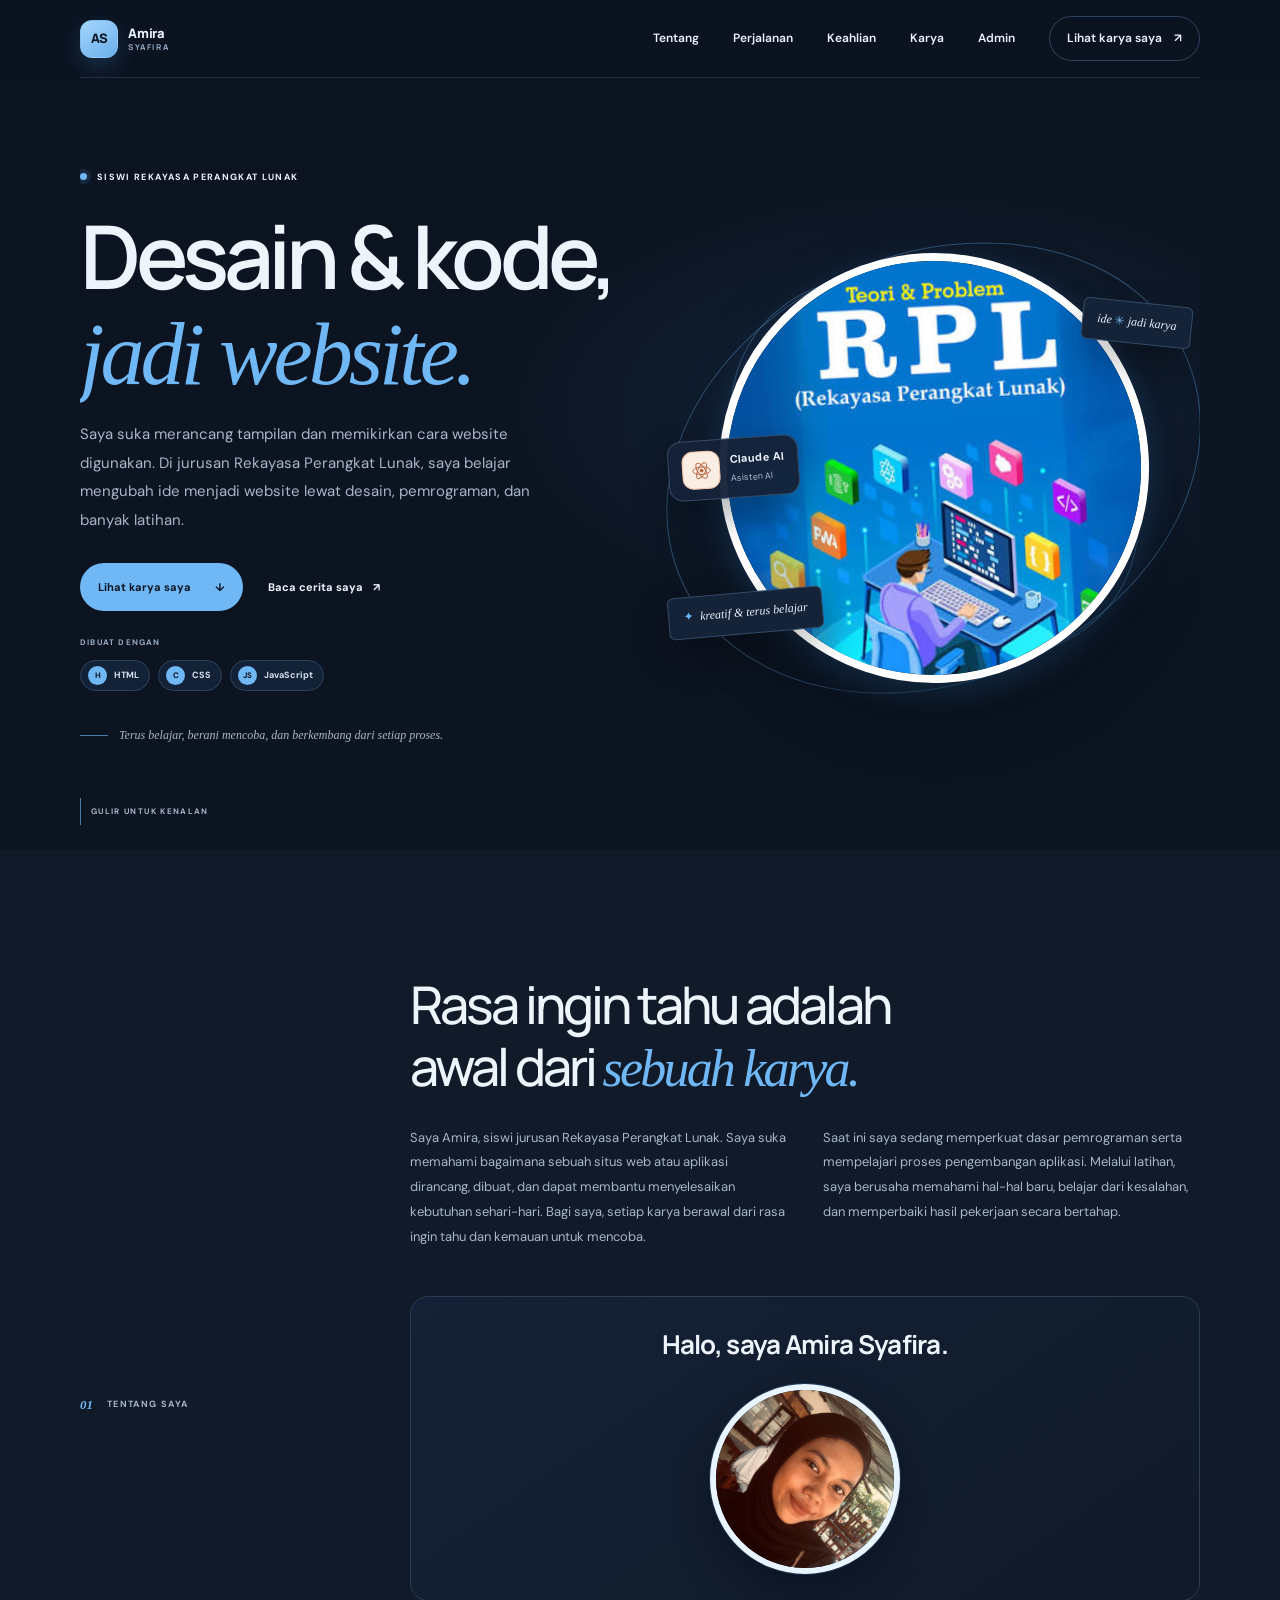
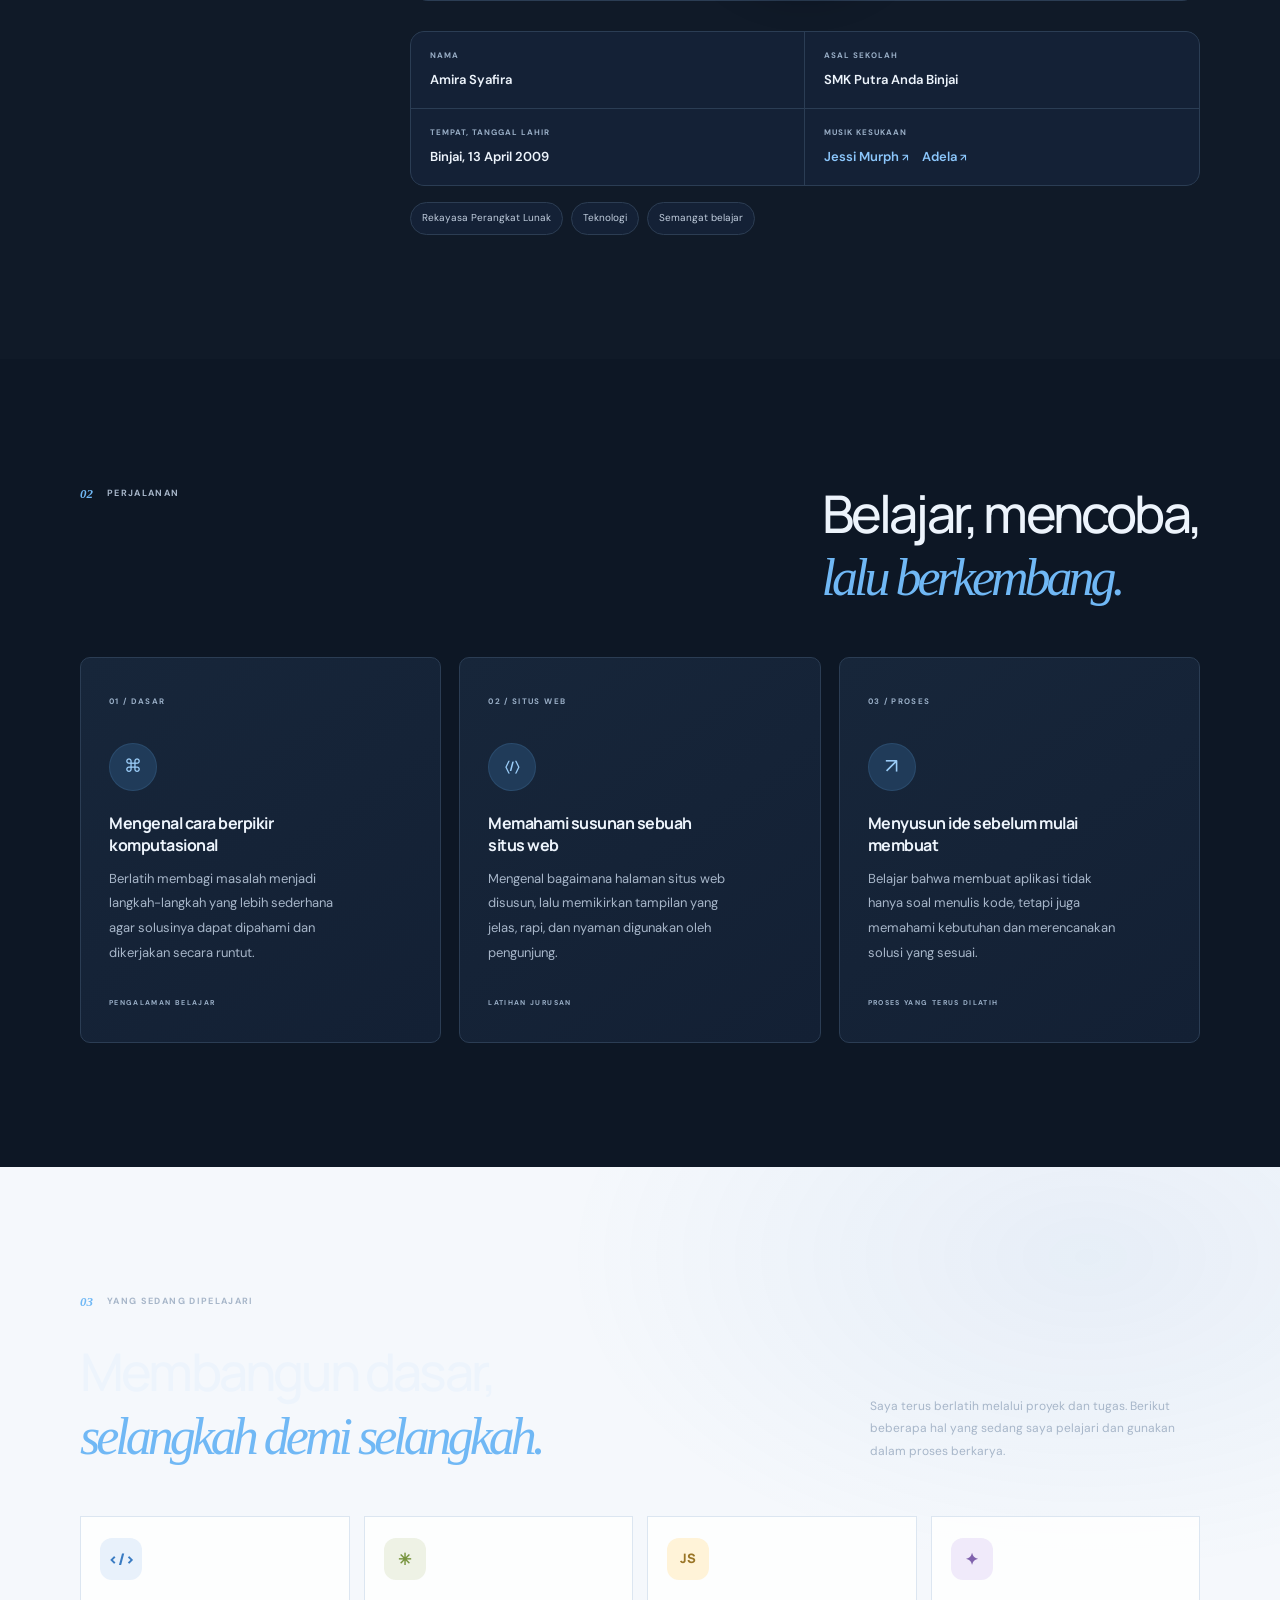
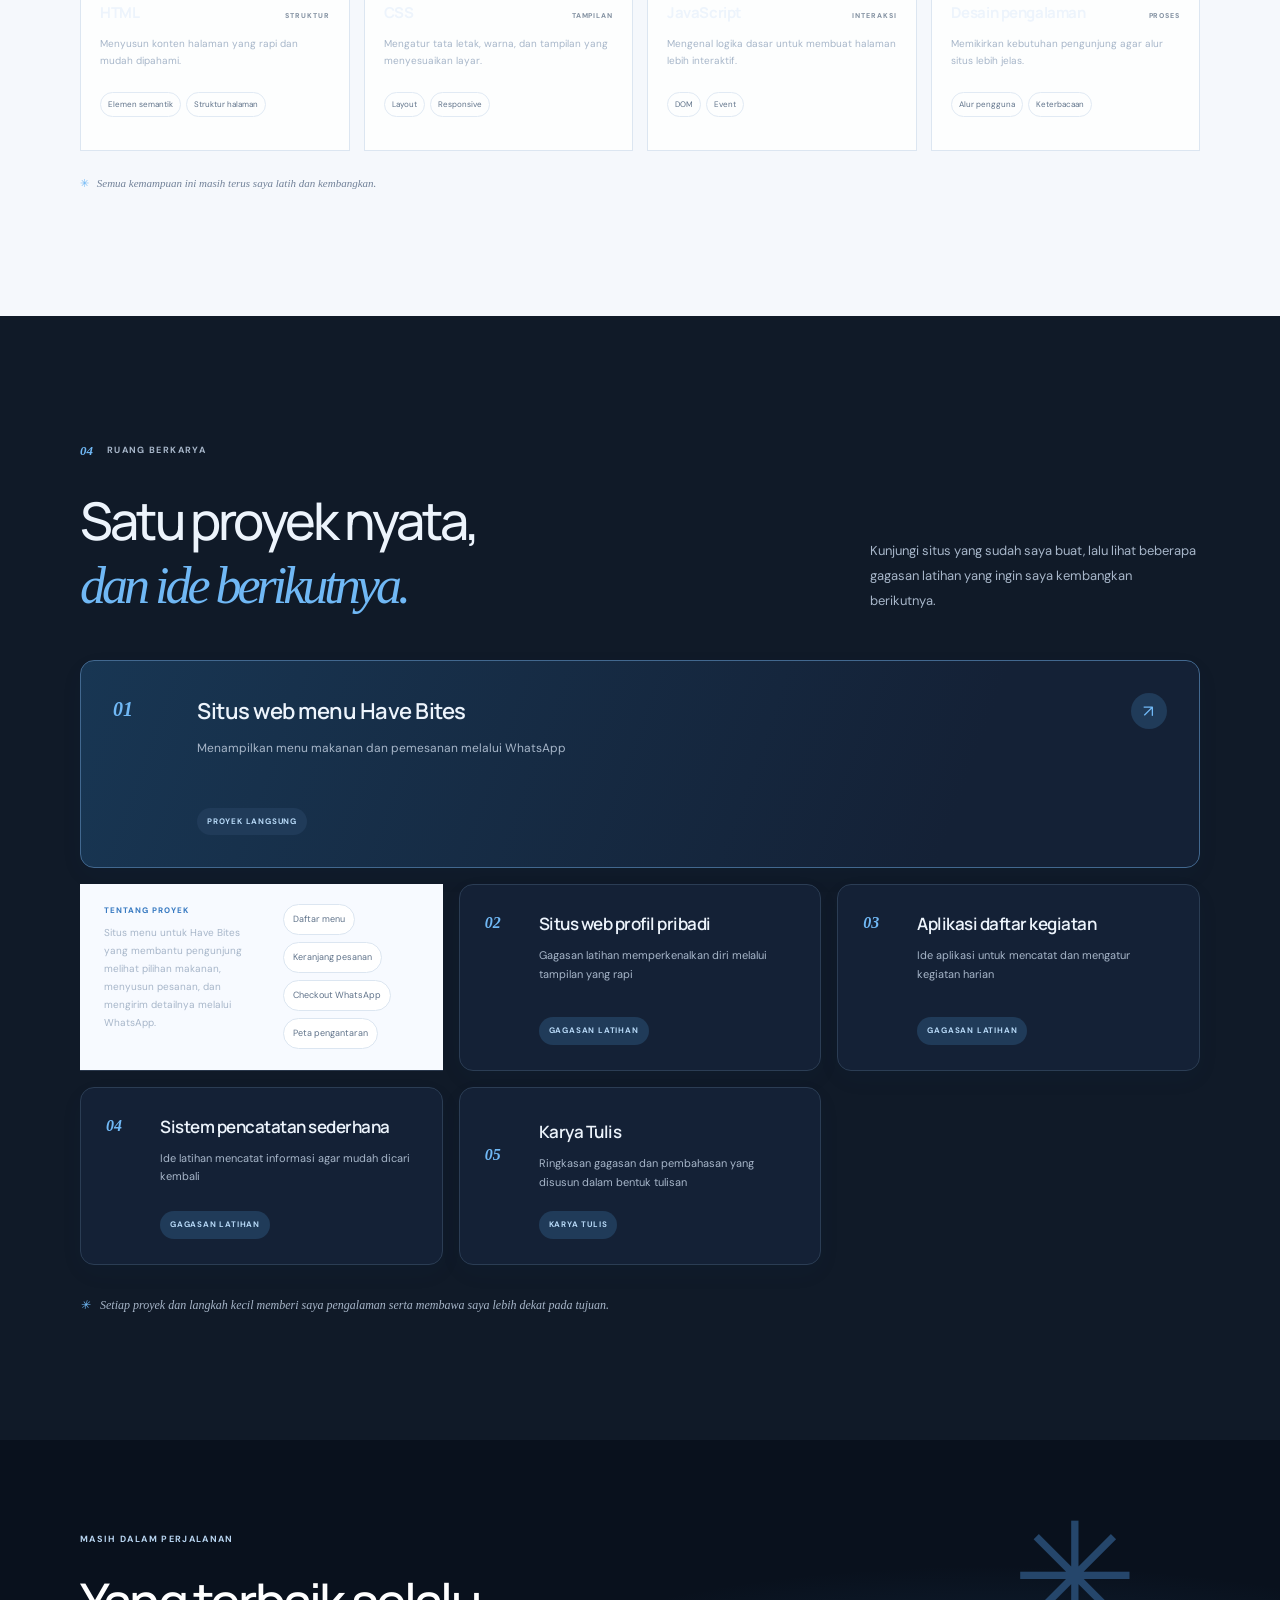
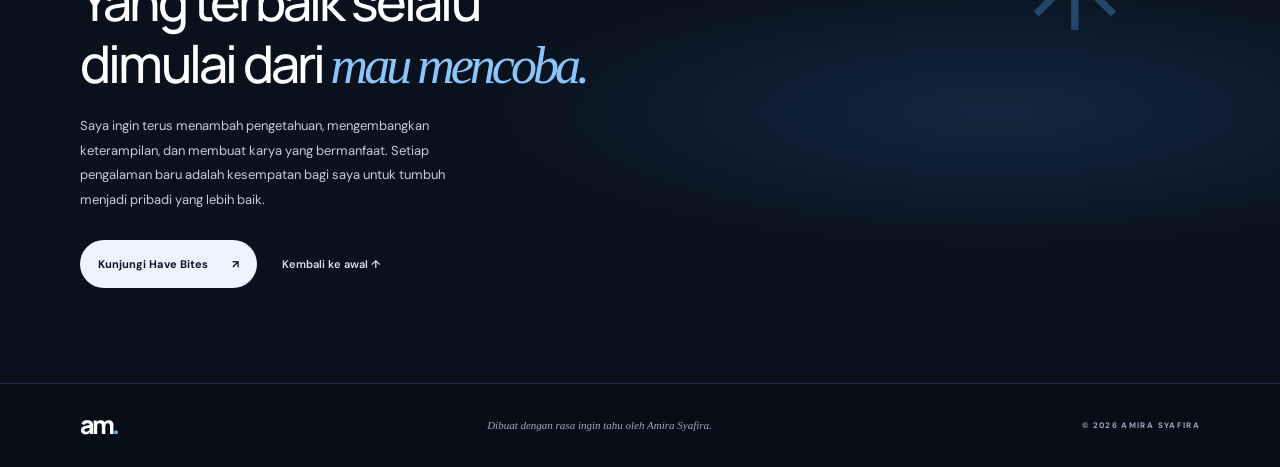
<file: index.html>
<!doctype html>
<html lang="id">
  <head>
    <meta charset="UTF-8" />
    <meta name="viewport" content="width=device-width, initial-scale=1.0" />
    <meta
      name="description"
      content="Portofolio Amira Syafira, siswi Rekayasa Perangkat Lunak yang tertarik mempelajari pembuatan situs web dan aplikasi."
    />
    <title>Amira Syafira — Portofolio RPL</title>
    <link rel="preconnect" href="https://fonts.googleapis.com" />
    <link rel="preconnect" href="https://fonts.gstatic.com" crossorigin />
    <link
      href="https://fonts.googleapis.com/css2?family=DM+Sans:wght@400;500;600;700&family=Manrope:wght@400;500;600;700;800&display=swap"
      rel="stylesheet"
    />
    <link rel="stylesheet" href="style.css" />
    <script src="script.js" defer></script>
  </head>
  <body>
    <a class="skip-link" href="#konten">Lewati ke konten utama</a>
    <header class="site-header">
      <nav class="nav container" aria-label="Navigasi utama">
        <a class="brand" href="#beranda" aria-label="Amira Syafira, kembali ke beranda">
          <span class="brand-mark" aria-hidden="true">AS</span>
          <span class="brand-copy">
            <strong>Amira</strong>
            <small>SYAFIRA</small>
          </span>
        </a>
        <button
          class="menu-toggle"
          type="button"
          aria-label="Buka menu"
          aria-expanded="false"
          aria-controls="nav-links"
        >
          <span></span>
          <span></span>
        </button>
        <div class="nav-links" id="nav-links">
          <a href="#tentang">Tentang</a>
          <a href="#perjalanan">Perjalanan</a>
          <a href="#keahlian">Keahlian</a>
          <a href="#karya">Karya</a>
          <a href="login.html">Admin</a>
          <a class="nav-cta" href="#karya">Lihat karya saya <span>↗</span></a>
        </div>
      </nav>
    </header>

    <main id="konten">
      <section class="hero container" id="beranda">
        <div class="hero-copy">
          <p class="eyebrow"><span class="status-dot"></span> SISWI REKAYASA PERANGKAT LUNAK</p>
          <h1>Desain &amp; kode,<br /><span>jadi website.</span></h1>
          <p class="hero-description">
            Saya suka merancang tampilan dan memikirkan cara website digunakan.
            Di jurusan Rekayasa Perangkat Lunak, saya belajar mengubah ide
            menjadi website lewat desain, pemrograman, dan banyak latihan.
          </p>
          <div class="hero-actions">
            <a class="button button-dark" href="#karya">Lihat karya saya <span>↓</span></a>
            <a class="text-link" href="#tentang">Baca cerita saya <span>↗</span></a>
          </div>
          <div class="tech-stack" aria-label="Teknologi yang digunakan pada portofolio ini">
            <span class="stack-label">DIBUAT DENGAN</span>
            <span class="tech-chip"><b>H</b> HTML</span>
            <span class="tech-chip"><b>C</b> CSS</span>
            <span class="tech-chip"><b>JS</b> JavaScript</span>
          </div>
          <div class="hero-note">
            <span class="note-line"></span>
            <span>Terus belajar, berani mencoba, dan berkembang dari setiap proses.</span>
          </div>
        </div>
        <div class="hero-art">
          <div class="photo-orbit orbit-one"></div>
          <div class="photo-orbit orbit-two"></div>
          <img
            class="hero-photo"
            src="assets/portfolio-logo.jpeg"
            alt="Logo pilihan untuk ilustrasi portofolio"
            width="600"
            height="600"
            fetchpriority="high"
            decoding="async"
          />
          <div class="art-sticker sticker-top">ide <span>✳</span> jadi karya</div>
          <div class="art-sticker sticker-bottom"><span class="sparkle">✦</span> kreatif &amp; terus belajar</div>
          <div class="claude-card" role="img" aria-label="Kartu visual orisinal bertema Claude AI">
            <span class="claude-card-icon" aria-hidden="true">
              <svg viewBox="0 0 40 40" fill="none">
                <ellipse cx="20" cy="20" rx="14" ry="6" stroke="currentColor" stroke-width="1.5" />
                <ellipse cx="20" cy="20" rx="14" ry="6" stroke="currentColor" stroke-width="1.5" transform="rotate(60 20 20)" />
                <ellipse cx="20" cy="20" rx="14" ry="6" stroke="currentColor" stroke-width="1.5" transform="rotate(120 20 20)" />
                <circle cx="20" cy="20" r="3" fill="currentColor" />
              </svg>
            </span>
            <span class="claude-card-copy">
              <strong>Claude AI</strong>
              <small>Asisten AI</small>
            </span>
          </div>
        </div>
        <a class="scroll-hint" href="#tentang"><span></span> GULIR UNTUK KENALAN</a>
      </section>

      <section class="about section" id="tentang">
        <div class="container about-grid">
          <div class="section-label">
            <span class="section-number">01</span>
            <span>TENTANG SAYA</span>
          </div>
          <div class="about-content">
            <h2>Rasa ingin tahu adalah<br />awal dari <span>sebuah karya.</span></h2>
            <div class="about-columns">
              <p>
                Saya Amira, siswi jurusan Rekayasa Perangkat Lunak. Saya suka
                memahami bagaimana sebuah situs web atau aplikasi dirancang,
                dibuat, dan dapat membantu menyelesaikan kebutuhan sehari-hari.
                Bagi saya, setiap karya berawal dari rasa ingin tahu dan
                kemauan untuk mencoba.
              </p>
              <p>
                Saat ini saya sedang memperkuat dasar pemrograman serta
                mempelajari proses pengembangan aplikasi. Melalui latihan,
                saya berusaha memahami hal-hal baru, belajar dari kesalahan,
                dan memperbaiki hasil pekerjaan secara bertahap.
              </p>
            </div>
            <div class="profile-portrait">
              <p class="profile-greeting">Halo, saya Amira Syafira.</p>
              <img
                class="profile-photo"
                src="assets/amira-photo.jpeg"
                alt="Foto Amira Syafira"
                width="240"
                height="240"
                loading="lazy"
                decoding="async"
              />
            </div>
            <dl class="profile-details" aria-label="Informasi pribadi">
              <div class="profile-detail">
                <dt>Nama</dt>
                <dd>Amira Syafira</dd>
              </div>
              <div class="profile-detail">
                <dt>Asal sekolah</dt>
                <dd>SMK Putra Anda Binjai</dd>
              </div>
              <div class="profile-detail">
                <dt>Tempat, tanggal lahir</dt>
                <dd>Binjai, 13 April 2009</dd>
              </div>
              <div class="profile-detail">
                <dt>Musik kesukaan</dt>
                <dd class="favorite-artists">
                  <a href="https://open.spotify.com/search/Jessi%20Murph" target="_blank" rel="noopener noreferrer">Jessi Murph <span>↗</span></a>
                  <a href="https://open.spotify.com/search/Adela" target="_blank" rel="noopener noreferrer">Adela <span>↗</span></a>
                </dd>
              </div>
            </dl>
            <div class="about-tags">
              <span>Rekayasa Perangkat Lunak</span><span>Teknologi</span><span>Semangat belajar</span>
            </div>
          </div>
        </div>
      </section>

      <section class="journey section" id="perjalanan">
        <div class="container">
          <div class="section-heading">
            <div class="section-label">
              <span class="section-number">02</span>
              <span>PERJALANAN</span>
            </div>
            <h2>Belajar, mencoba,<br /><span>lalu berkembang.</span></h2>
          </div>
          <div class="journey-grid">
            <article class="journey-card">
              <span class="card-index">01 / DASAR</span>
              <div class="journey-icon">⌘</div>
              <h3>Mengenal cara berpikir komputasional</h3>
              <p>
                Berlatih membagi masalah menjadi langkah-langkah yang lebih
                sederhana agar solusinya dapat dipahami dan dikerjakan secara
                runtut.
              </p>
              <span class="card-caption">PENGALAMAN BELAJAR</span>
            </article>
            <article class="journey-card">
              <span class="card-index">02 / SITUS WEB</span>
              <div class="journey-icon icon-web">〈/〉</div>
              <h3>Memahami susunan sebuah situs web</h3>
              <p>
                Mengenal bagaimana halaman situs web disusun, lalu memikirkan
                tampilan yang jelas, rapi, dan nyaman digunakan oleh pengunjung.
              </p>
              <span class="card-caption">LATIHAN JURUSAN</span>
            </article>
            <article class="journey-card">
              <span class="card-index">03 / PROSES</span>
              <div class="journey-icon icon-process">↗</div>
              <h3>Menyusun ide sebelum mulai membuat</h3>
              <p>
                Belajar bahwa membuat aplikasi tidak hanya soal menulis kode,
                tetapi juga memahami kebutuhan dan merencanakan solusi yang
                sesuai.
              </p>
              <span class="card-caption">PROSES YANG TERUS DILATIH</span>
            </article>
          </div>
        </div>
      </section>

      <section class="skills section" id="keahlian">
        <div class="container">
          <div class="section-heading skills-heading">
            <div>
              <div class="section-label">
                <span class="section-number">03</span>
                <span>YANG SEDANG DIPELAJARI</span>
              </div>
              <h2>Membangun dasar,<br /><span>selangkah demi selangkah.</span></h2>
            </div>
            <p class="skills-intro">
              Saya terus berlatih melalui proyek dan tugas. Berikut beberapa
              hal yang sedang saya pelajari dan gunakan dalam proses berkarya.
            </p>
          </div>
          <div class="skills-grid">
            <article class="skill-card">
              <span class="skill-icon" aria-hidden="true">&lt;/&gt;</span>
              <div class="skill-card-head"><h3>HTML</h3><span>STRUKTUR</span></div>
              <p>Menyusun konten halaman yang rapi dan mudah dipahami.</p>
              <div class="skill-tags"><span>Elemen semantik</span><span>Struktur halaman</span></div>
            </article>
            <article class="skill-card">
              <span class="skill-icon skill-icon-style" aria-hidden="true">✳</span>
              <div class="skill-card-head"><h3>CSS</h3><span>TAMPILAN</span></div>
              <p>Mengatur tata letak, warna, dan tampilan yang menyesuaikan layar.</p>
              <div class="skill-tags"><span>Layout</span><span>Responsive</span></div>
            </article>
            <article class="skill-card">
              <span class="skill-icon skill-icon-js" aria-hidden="true">JS</span>
              <div class="skill-card-head"><h3>JavaScript</h3><span>INTERAKSI</span></div>
              <p>Mengenal logika dasar untuk membuat halaman lebih interaktif.</p>
              <div class="skill-tags"><span>DOM</span><span>Event</span></div>
            </article>
            <article class="skill-card">
              <span class="skill-icon skill-icon-idea" aria-hidden="true">✦</span>
              <div class="skill-card-head"><h3>Desain pengalaman</h3><span>PROSES</span></div>
              <p>Memikirkan kebutuhan pengunjung agar alur situs lebih jelas.</p>
              <div class="skill-tags"><span>Alur pengguna</span><span>Keterbacaan</span></div>
            </article>
          </div>
          <p class="skills-note"><span aria-hidden="true">✳</span> Semua kemampuan ini masih terus saya latih dan kembangkan.</p>
        </div>
      </section>

      <section class="work section" id="karya">
        <div class="container">
          <div class="work-heading">
            <div>
              <div class="section-label">
                <span class="section-number">04</span>
                <span>RUANG BERKARYA</span>
              </div>
              <h2>Satu proyek nyata,<br /><span>dan ide berikutnya.</span></h2>
            </div>
            <p>
              Kunjungi situs yang sudah saya buat, lalu lihat beberapa gagasan
              latihan yang ingin saya kembangkan berikutnya.
            </p>
          </div>
          <div class="project-list">
            <a
              class="project-row project-row-featured"
              href="https://makanan-4qh.pages.dev/"
              target="_blank"
              rel="noopener noreferrer"
              aria-label="Kunjungi situs web menu Have Bites"
            >
              <span class="project-number">01</span>
              <div class="project-name">
                <h3>Situs web menu Have Bites</h3>
                <p>Menampilkan menu makanan dan pemesanan melalui WhatsApp</p>
              </div>
              <span class="project-type">PROYEK LANGSUNG</span>
              <span class="project-arrow" aria-hidden="true">↗</span>
            </a>
            <div class="project-details">
              <div>
                <p class="project-details-label">TENTANG PROYEK</p>
                <p>Situs menu untuk Have Bites yang membantu pengunjung melihat pilihan makanan, menyusun pesanan, dan mengirim detailnya melalui WhatsApp.</p>
              </div>
              <div class="project-features" aria-label="Fitur proyek">
                <span>Daftar menu</span><span>Keranjang pesanan</span><span>Checkout WhatsApp</span><span>Peta pengantaran</span>
              </div>
            </div>
            <article class="project-row">
              <span class="project-number">02</span>
              <div class="project-name">
                <h3>Situs web profil pribadi</h3>
                <p>Gagasan latihan memperkenalkan diri melalui tampilan yang rapi</p>
              </div>
              <span class="project-type">GAGASAN LATIHAN</span>
              <span class="project-arrow" aria-hidden="true"></span>
            </article>
            <article class="project-row">
              <span class="project-number">03</span>
              <div class="project-name">
                <h3>Aplikasi daftar kegiatan</h3>
                <p>Ide aplikasi untuk mencatat dan mengatur kegiatan harian</p>
              </div>
              <span class="project-type">GAGASAN LATIHAN</span>
              <span class="project-arrow" aria-hidden="true"></span>
            </article>
            <article class="project-row">
              <span class="project-number">04</span>
              <div class="project-name">
                <h3>Sistem pencatatan sederhana</h3>
                <p>Ide latihan mencatat informasi agar mudah dicari kembali</p>
              </div>
              <span class="project-type">GAGASAN LATIHAN</span>
              <span class="project-arrow" aria-hidden="true"></span>
            </article>
            <article class="project-row karya-tulis-row" id="karya-tulis">
              <span class="project-number">05</span>
              <div class="project-name">
                <h3>Karya Tulis</h3>
                <p id="karya-tulis-summary">Ringkasan gagasan dan pembahasan yang disusun dalam bentuk tulisan</p>
              </div>
              <span class="project-type">KARYA TULIS</span>
              <button class="project-arrow karya-tulis-open" type="button" aria-label="Baca karya tulis">↗</button>
            </article>
          </div>
          <p class="work-footnote"><span>✳</span> Setiap proyek dan langkah kecil memberi saya pengalaman serta membawa saya lebih dekat pada tujuan.</p>
        </div>
      </section>

      <section class="closing">
        <div class="container closing-content">
          <p class="eyebrow">MASIH DALAM PERJALANAN</p>
          <h2>Yang terbaik selalu<br />dimulai dari <span>mau mencoba.</span></h2>
          <p>
            Saya ingin terus menambah pengetahuan, mengembangkan keterampilan,
            dan membuat karya yang bermanfaat. Setiap pengalaman baru adalah
            kesempatan bagi saya untuk tumbuh menjadi pribadi yang lebih baik.
          </p>
          <div class="closing-actions">
            <a
              class="button button-light"
              href="https://makanan-4qh.pages.dev/"
              target="_blank"
              rel="noopener noreferrer"
            >Kunjungi Have Bites <span>↗</span></a>
            <a class="closing-top-link" href="#beranda">Kembali ke awal ↑</a>
          </div>
          <div class="closing-decoration">✳</div>
        </div>
      </section>
    </main>

    <footer class="footer">
      <div class="container footer-content">
        <a class="brand" href="#beranda">am<span>.</span></a>
        <p>Dibuat dengan rasa ingin tahu oleh Amira Syafira.</p>
        <span>© <span id="year"></span> AMIRA SYAFIRA</span>
      </div>
    </footer>
    <dialog class="writing-public-dialog" id="writing-public-dialog">
      <article class="writing-public-content">
        <button type="button" class="writing-public-close" id="writing-public-close" aria-label="Tutup">×</button>
        <p class="eyebrow">KARYA TULIS</p>
        <h2 id="writing-public-title">Karya Tulis</h2>
        <div id="writing-public-body"></div>
      </article>
    </dialog>
  </body>
</html>
</file>
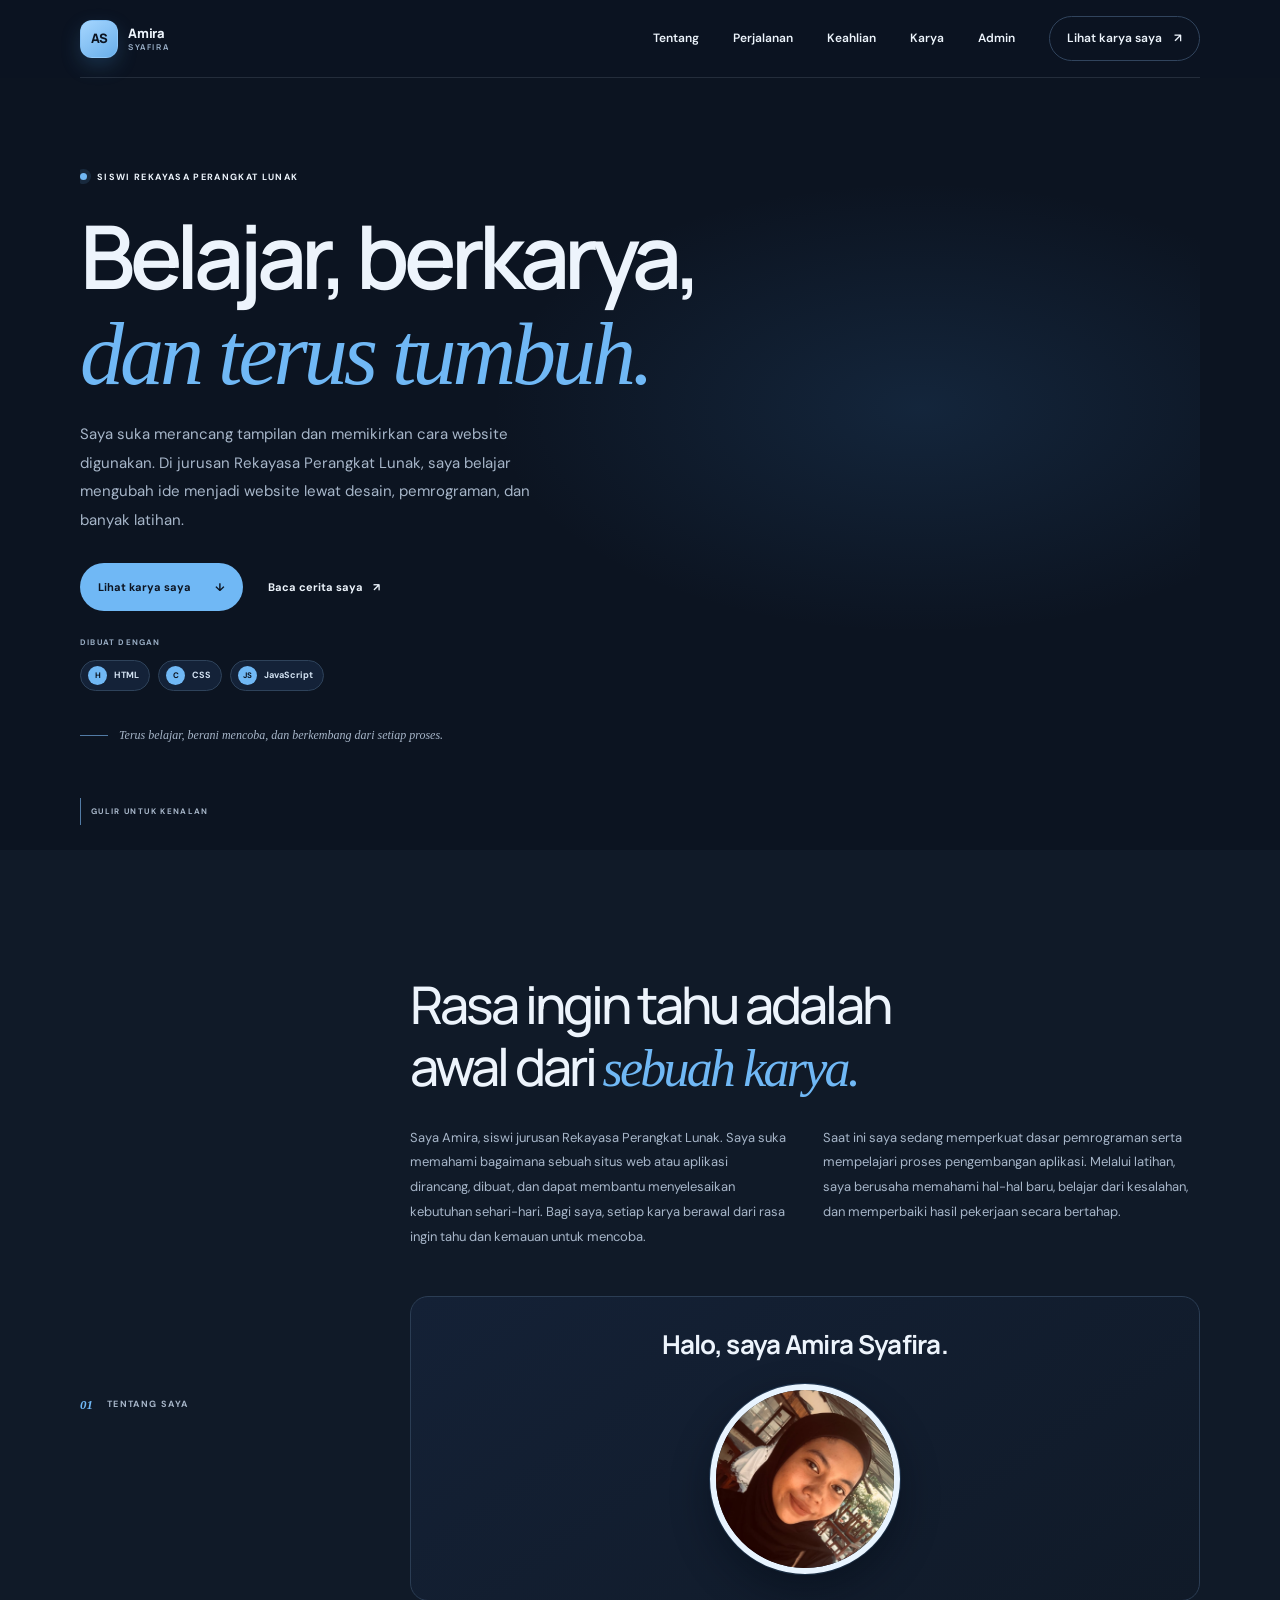
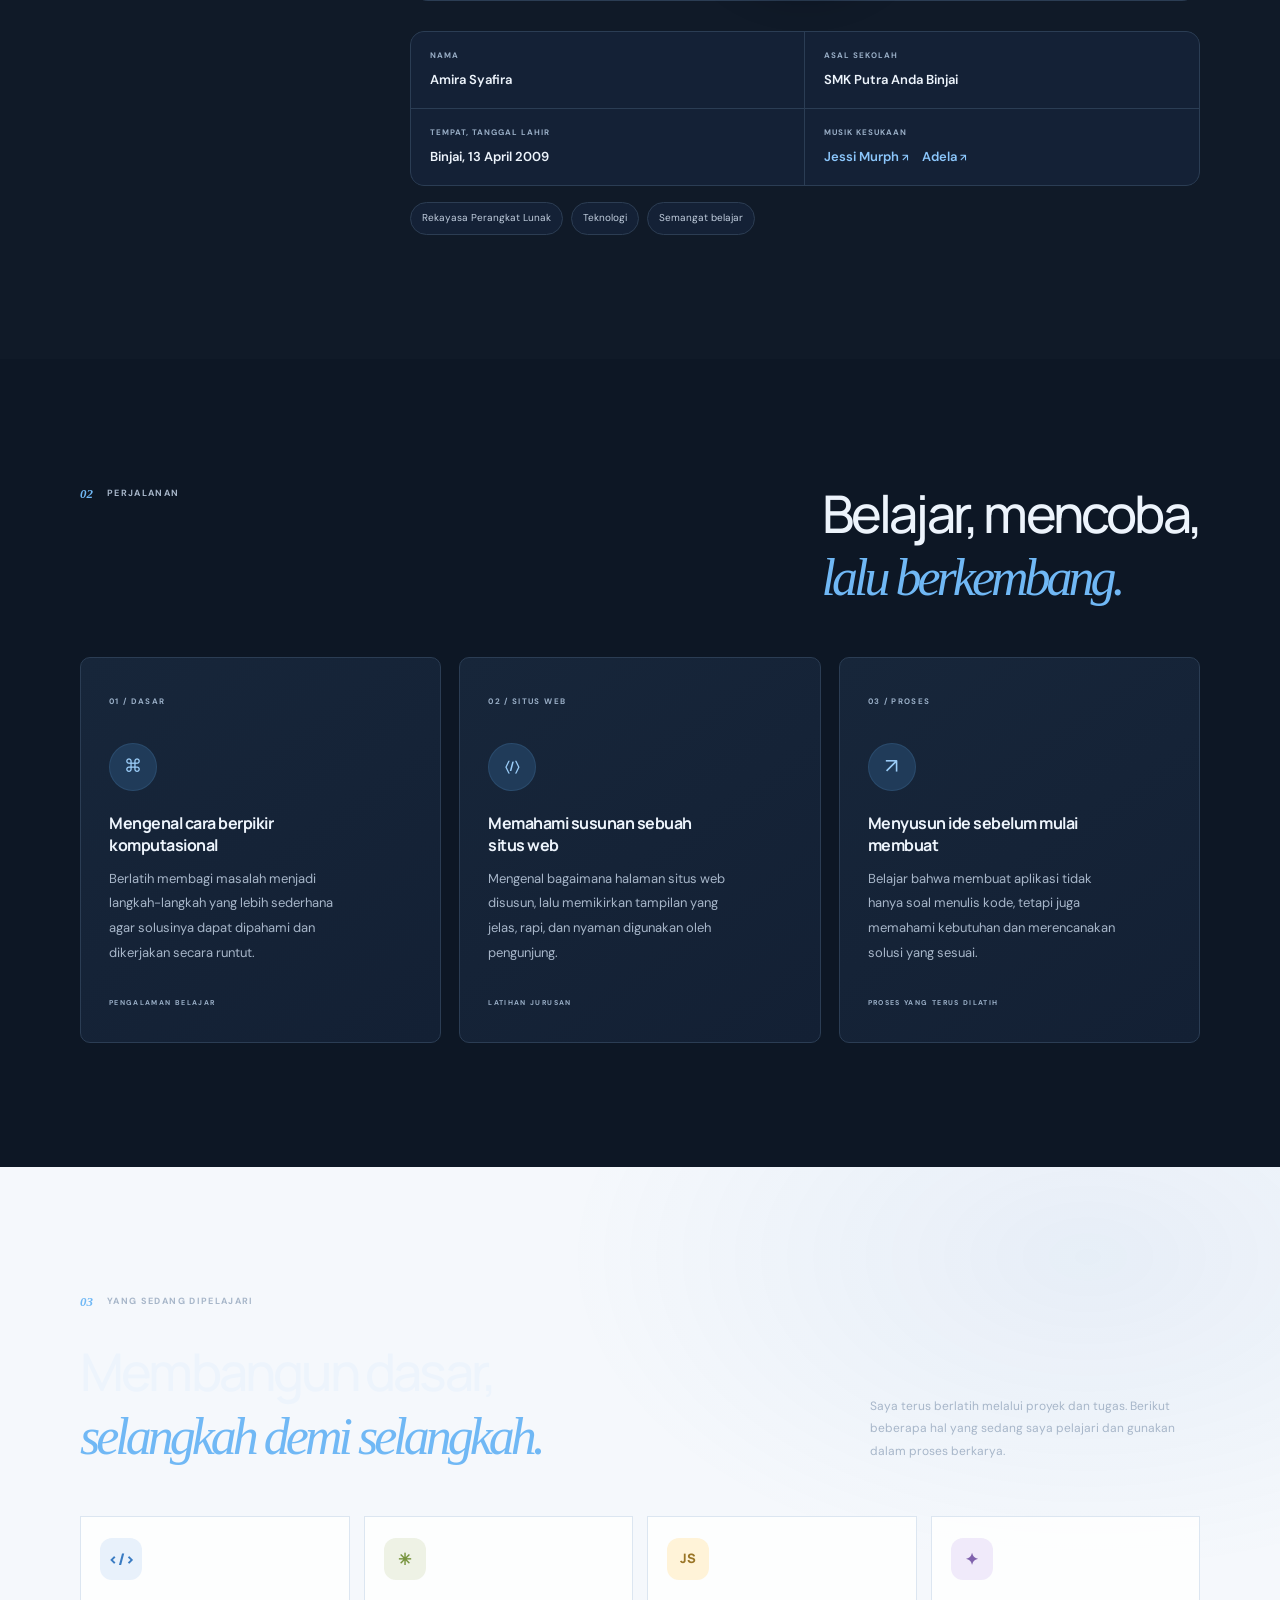
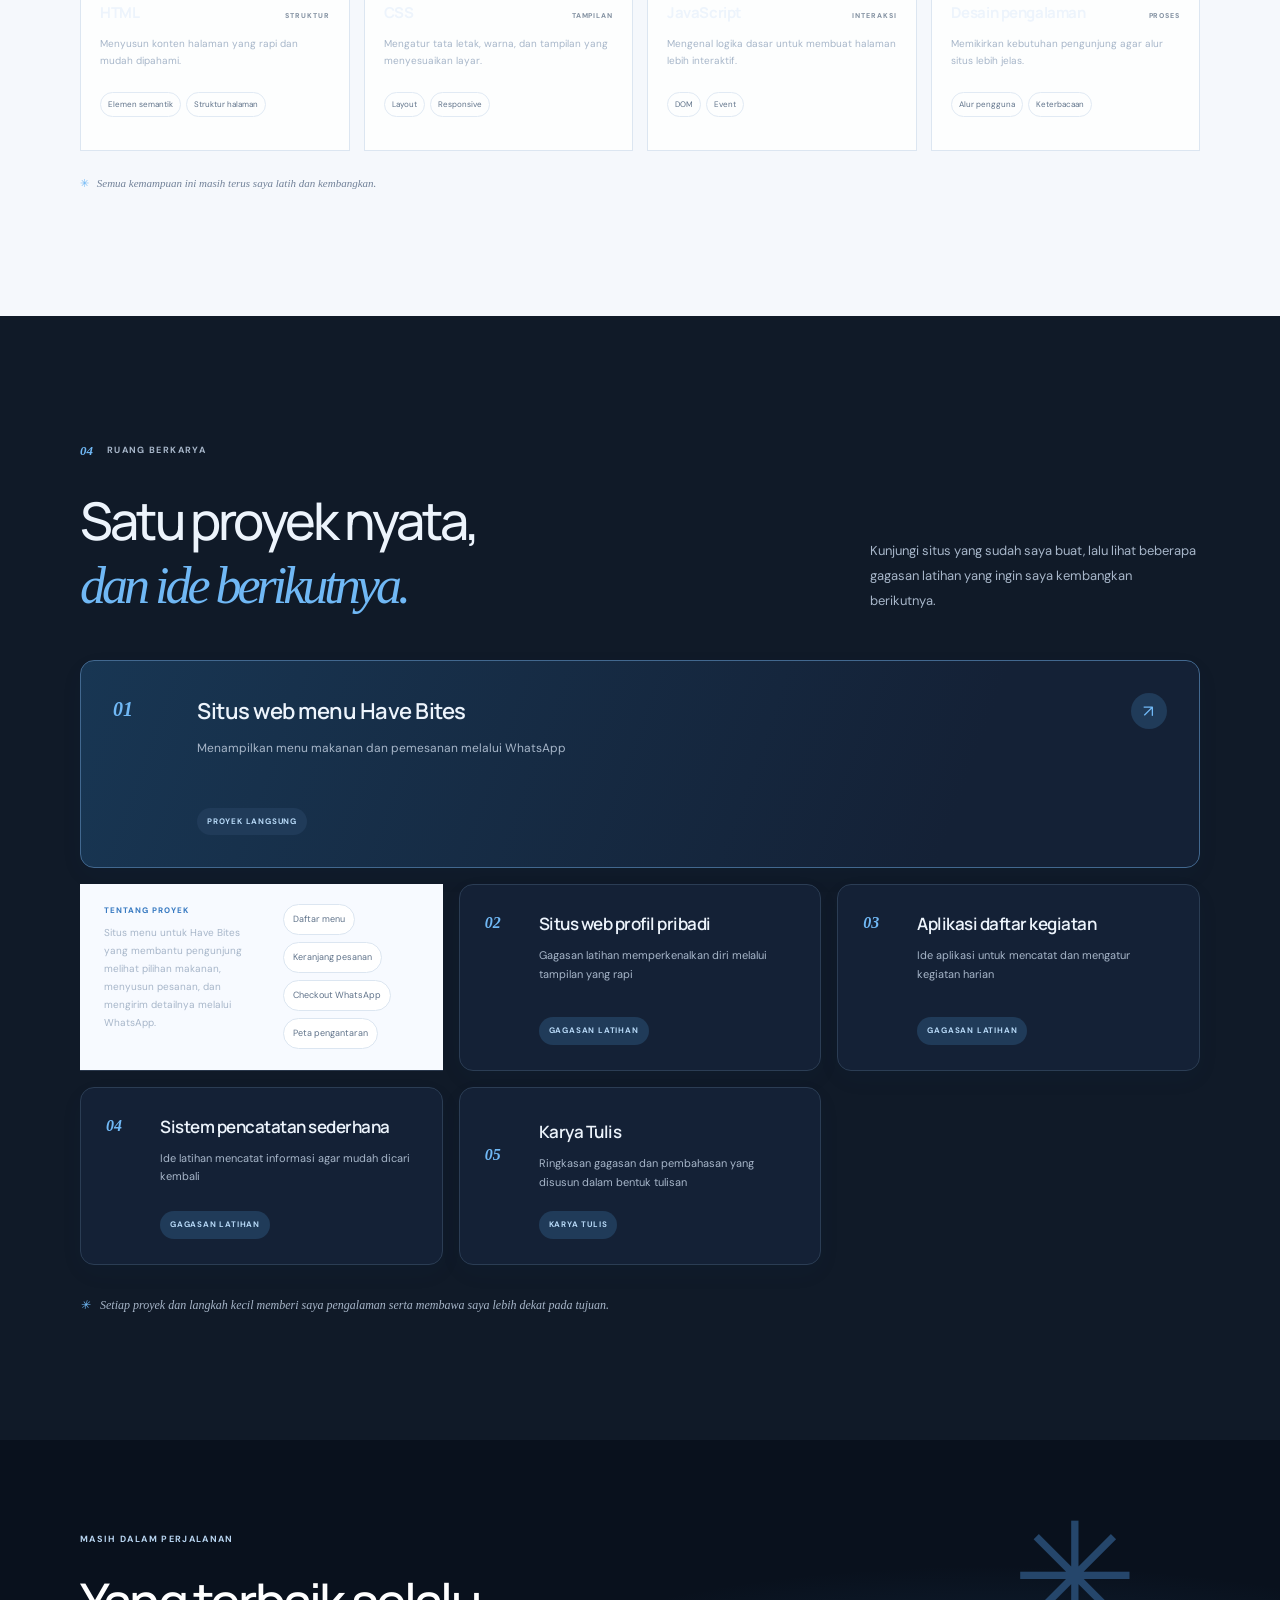
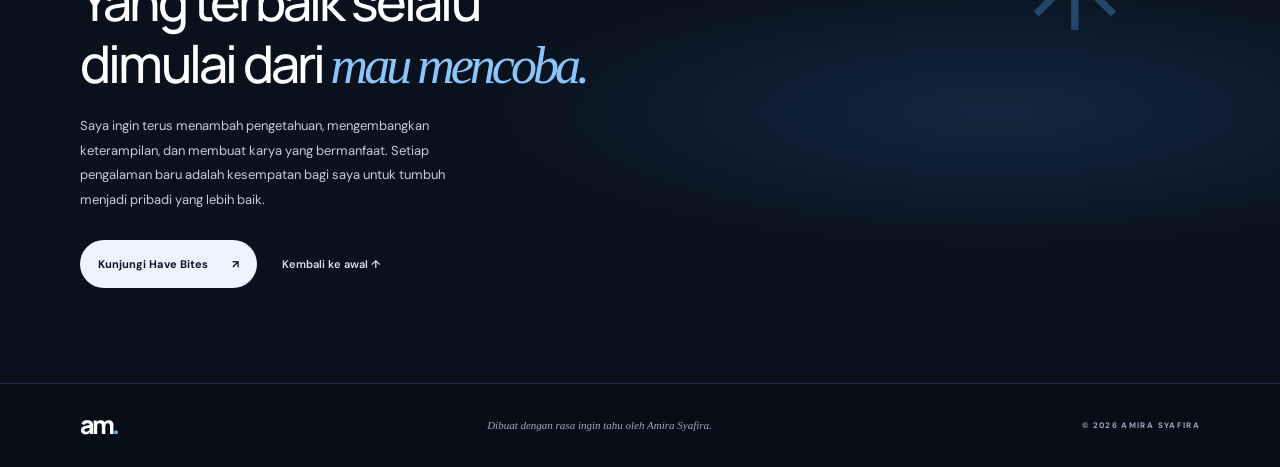
<file: portopolio mirea/index.html>
<!doctype html>
<html lang="id">
  <head>
    <meta charset="UTF-8" />
    <meta name="viewport" content="width=device-width, initial-scale=1.0" />
    <meta
      name="description"
      content="Portofolio Amira Syafira, siswi Rekayasa Perangkat Lunak yang tertarik mempelajari pembuatan situs web dan aplikasi."
    />
    <title>Amira Syafira — Portofolio RPL</title>
    <link rel="preconnect" href="https://fonts.googleapis.com" />
    <link rel="preconnect" href="https://fonts.gstatic.com" crossorigin />
    <link
      href="https://fonts.googleapis.com/css2?family=DM+Sans:wght@400;500;600;700&family=Manrope:wght@400;500;600;700;800&display=swap"
      rel="stylesheet"
    />
    <link rel="stylesheet" href="style.css" />
    <script src="script.js" defer></script>
  </head>
  <body>
    <a class="skip-link" href="#konten">Lewati ke konten utama</a>
    <header class="site-header">
      <nav class="nav container" aria-label="Navigasi utama">
        <a class="brand" href="#beranda" aria-label="Amira Syafira, kembali ke beranda">
          <span class="brand-mark" aria-hidden="true">AS</span>
          <span class="brand-copy">
            <strong>Amira</strong>
            <small>SYAFIRA</small>
          </span>
        </a>
        <button
          class="menu-toggle"
          type="button"
          aria-label="Buka menu"
          aria-expanded="false"
          aria-controls="nav-links"
        >
          <span></span>
          <span></span>
        </button>
        <div class="nav-links" id="nav-links">
          <a href="#tentang">Tentang</a>
          <a href="#perjalanan">Perjalanan</a>
          <a href="#keahlian">Keahlian</a>
          <a href="#karya">Karya</a>
          <a href="login.html">Admin</a>
          <a class="nav-cta" href="#karya">Lihat karya saya <span>↗</span></a>
        </div>
      </nav>
    </header>

    <main id="konten">
      <section class="hero container" id="beranda">
        <div class="hero-copy">
          <p class="eyebrow"><span class="status-dot"></span> SISWI REKAYASA PERANGKAT LUNAK</p>
          <h1>Belajar, berkarya,<br /><span>dan terus tumbuh.</span></h1>
          <p class="hero-description">
            Saya suka merancang tampilan dan memikirkan cara website digunakan.
            Di jurusan Rekayasa Perangkat Lunak, saya belajar mengubah ide
            menjadi website lewat desain, pemrograman, dan banyak latihan.
          </p>
          <div class="hero-actions">
            <a class="button button-dark" href="#karya">Lihat karya saya <span>↓</span></a>
            <a class="text-link" href="#tentang">Baca cerita saya <span>↗</span></a>
          </div>
          <div class="tech-stack" aria-label="Teknologi yang digunakan pada portofolio ini">
            <span class="stack-label">DIBUAT DENGAN</span>
            <span class="tech-chip"><b>H</b> HTML</span>
            <span class="tech-chip"><b>C</b> CSS</span>
            <span class="tech-chip"><b>JS</b> JavaScript</span>
          </div>
          <div class="hero-note">
            <span class="note-line"></span>
            <span>Terus belajar, berani mencoba, dan berkembang dari setiap proses.</span>
          </div>
        </div>
        <a class="scroll-hint" href="#tentang"><span></span> GULIR UNTUK KENALAN</a>
      </section>

      <section class="about section" id="tentang">
        <div class="container about-grid">
          <div class="section-label">
            <span class="section-number">01</span>
            <span>TENTANG SAYA</span>
          </div>
          <div class="about-content">
            <h2>Rasa ingin tahu adalah<br />awal dari <span>sebuah karya.</span></h2>
            <div class="about-columns">
              <p>
                Saya Amira, siswi jurusan Rekayasa Perangkat Lunak. Saya suka
                memahami bagaimana sebuah situs web atau aplikasi dirancang,
                dibuat, dan dapat membantu menyelesaikan kebutuhan sehari-hari.
                Bagi saya, setiap karya berawal dari rasa ingin tahu dan
                kemauan untuk mencoba.
              </p>
              <p>
                Saat ini saya sedang memperkuat dasar pemrograman serta
                mempelajari proses pengembangan aplikasi. Melalui latihan,
                saya berusaha memahami hal-hal baru, belajar dari kesalahan,
                dan memperbaiki hasil pekerjaan secara bertahap.
              </p>
            </div>
            <div class="profile-portrait">
              <p class="profile-greeting">Halo, saya Amira Syafira.</p>
              <img
                class="profile-photo"
                src="assets/amira-photo.jpeg"
                alt="Foto Amira Syafira"
                width="240"
                height="240"
                loading="lazy"
                decoding="async"
              />
            </div>
            <dl class="profile-details" aria-label="Informasi pribadi">
              <div class="profile-detail">
                <dt>Nama</dt>
                <dd>Amira Syafira</dd>
              </div>
              <div class="profile-detail">
                <dt>Asal sekolah</dt>
                <dd>SMK Putra Anda Binjai</dd>
              </div>
              <div class="profile-detail">
                <dt>Tempat, tanggal lahir</dt>
                <dd>Binjai, 13 April 2009</dd>
              </div>
              <div class="profile-detail">
                <dt>Musik kesukaan</dt>
                <dd class="favorite-artists">
                  <a href="https://open.spotify.com/search/Jessi%20Murph" target="_blank" rel="noopener noreferrer">Jessi Murph <span>↗</span></a>
                  <a href="https://open.spotify.com/search/Adela" target="_blank" rel="noopener noreferrer">Adela <span>↗</span></a>
                </dd>
              </div>
            </dl>
            <div class="about-tags">
              <span>Rekayasa Perangkat Lunak</span><span>Teknologi</span><span>Semangat belajar</span>
            </div>
          </div>
        </div>
      </section>

      <section class="journey section" id="perjalanan">
        <div class="container">
          <div class="section-heading">
            <div class="section-label">
              <span class="section-number">02</span>
              <span>PERJALANAN</span>
            </div>
            <h2>Belajar, mencoba,<br /><span>lalu berkembang.</span></h2>
          </div>
          <div class="journey-grid">
            <article class="journey-card">
              <span class="card-index">01 / DASAR</span>
              <div class="journey-icon">⌘</div>
              <h3>Mengenal cara berpikir komputasional</h3>
              <p>
                Berlatih membagi masalah menjadi langkah-langkah yang lebih
                sederhana agar solusinya dapat dipahami dan dikerjakan secara
                runtut.
              </p>
              <span class="card-caption">PENGALAMAN BELAJAR</span>
            </article>
            <article class="journey-card">
              <span class="card-index">02 / SITUS WEB</span>
              <div class="journey-icon icon-web">〈/〉</div>
              <h3>Memahami susunan sebuah situs web</h3>
              <p>
                Mengenal bagaimana halaman situs web disusun, lalu memikirkan
                tampilan yang jelas, rapi, dan nyaman digunakan oleh pengunjung.
              </p>
              <span class="card-caption">LATIHAN JURUSAN</span>
            </article>
            <article class="journey-card">
              <span class="card-index">03 / PROSES</span>
              <div class="journey-icon icon-process">↗</div>
              <h3>Menyusun ide sebelum mulai membuat</h3>
              <p>
                Belajar bahwa membuat aplikasi tidak hanya soal menulis kode,
                tetapi juga memahami kebutuhan dan merencanakan solusi yang
                sesuai.
              </p>
              <span class="card-caption">PROSES YANG TERUS DILATIH</span>
            </article>
          </div>
        </div>
      </section>

      <section class="skills section" id="keahlian">
        <div class="container">
          <div class="section-heading skills-heading">
            <div>
              <div class="section-label">
                <span class="section-number">03</span>
                <span>YANG SEDANG DIPELAJARI</span>
              </div>
              <h2>Membangun dasar,<br /><span>selangkah demi selangkah.</span></h2>
            </div>
            <p class="skills-intro">
              Saya terus berlatih melalui proyek dan tugas. Berikut beberapa
              hal yang sedang saya pelajari dan gunakan dalam proses berkarya.
            </p>
          </div>
          <div class="skills-grid">
            <article class="skill-card">
              <span class="skill-icon" aria-hidden="true">&lt;/&gt;</span>
              <div class="skill-card-head"><h3>HTML</h3><span>STRUKTUR</span></div>
              <p>Menyusun konten halaman yang rapi dan mudah dipahami.</p>
              <div class="skill-tags"><span>Elemen semantik</span><span>Struktur halaman</span></div>
            </article>
            <article class="skill-card">
              <span class="skill-icon skill-icon-style" aria-hidden="true">✳</span>
              <div class="skill-card-head"><h3>CSS</h3><span>TAMPILAN</span></div>
              <p>Mengatur tata letak, warna, dan tampilan yang menyesuaikan layar.</p>
              <div class="skill-tags"><span>Layout</span><span>Responsive</span></div>
            </article>
            <article class="skill-card">
              <span class="skill-icon skill-icon-js" aria-hidden="true">JS</span>
              <div class="skill-card-head"><h3>JavaScript</h3><span>INTERAKSI</span></div>
              <p>Mengenal logika dasar untuk membuat halaman lebih interaktif.</p>
              <div class="skill-tags"><span>DOM</span><span>Event</span></div>
            </article>
            <article class="skill-card">
              <span class="skill-icon skill-icon-idea" aria-hidden="true">✦</span>
              <div class="skill-card-head"><h3>Desain pengalaman</h3><span>PROSES</span></div>
              <p>Memikirkan kebutuhan pengunjung agar alur situs lebih jelas.</p>
              <div class="skill-tags"><span>Alur pengguna</span><span>Keterbacaan</span></div>
            </article>
          </div>
          <p class="skills-note"><span aria-hidden="true">✳</span> Semua kemampuan ini masih terus saya latih dan kembangkan.</p>
        </div>
      </section>

      <section class="work section" id="karya">
        <div class="container">
          <div class="work-heading">
            <div>
              <div class="section-label">
                <span class="section-number">04</span>
                <span>RUANG BERKARYA</span>
              </div>
              <h2>Satu proyek nyata,<br /><span>dan ide berikutnya.</span></h2>
            </div>
            <p>
              Kunjungi situs yang sudah saya buat, lalu lihat beberapa gagasan
              latihan yang ingin saya kembangkan berikutnya.
            </p>
          </div>
          <div class="project-list">
            <a
              class="project-row project-row-featured"
              href="https://makanan-4qh.pages.dev/"
              target="_blank"
              rel="noopener noreferrer"
              aria-label="Kunjungi situs web menu Have Bites"
            >
              <span class="project-number">01</span>
              <div class="project-name">
                <h3>Situs web menu Have Bites</h3>
                <p>Menampilkan menu makanan dan pemesanan melalui WhatsApp</p>
              </div>
              <span class="project-type">PROYEK LANGSUNG</span>
              <span class="project-arrow" aria-hidden="true">↗</span>
            </a>
            <div class="project-details">
              <div>
                <p class="project-details-label">TENTANG PROYEK</p>
                <p>Situs menu untuk Have Bites yang membantu pengunjung melihat pilihan makanan, menyusun pesanan, dan mengirim detailnya melalui WhatsApp.</p>
              </div>
              <div class="project-features" aria-label="Fitur proyek">
                <span>Daftar menu</span><span>Keranjang pesanan</span><span>Checkout WhatsApp</span><span>Peta pengantaran</span>
              </div>
            </div>
            <article class="project-row">
              <span class="project-number">02</span>
              <div class="project-name">
                <h3>Situs web profil pribadi</h3>
                <p>Gagasan latihan memperkenalkan diri melalui tampilan yang rapi</p>
              </div>
              <span class="project-type">GAGASAN LATIHAN</span>
              <span class="project-arrow" aria-hidden="true"></span>
            </article>
            <article class="project-row">
              <span class="project-number">03</span>
              <div class="project-name">
                <h3>Aplikasi daftar kegiatan</h3>
                <p>Ide aplikasi untuk mencatat dan mengatur kegiatan harian</p>
              </div>
              <span class="project-type">GAGASAN LATIHAN</span>
              <span class="project-arrow" aria-hidden="true"></span>
            </article>
            <article class="project-row">
              <span class="project-number">04</span>
              <div class="project-name">
                <h3>Sistem pencatatan sederhana</h3>
                <p>Ide latihan mencatat informasi agar mudah dicari kembali</p>
              </div>
              <span class="project-type">GAGASAN LATIHAN</span>
              <span class="project-arrow" aria-hidden="true"></span>
            </article>
            <article class="project-row karya-tulis-row" id="karya-tulis">
              <span class="project-number">05</span>
              <div class="project-name">
                <h3>Karya Tulis</h3>
                <p id="karya-tulis-summary">Ringkasan gagasan dan pembahasan yang disusun dalam bentuk tulisan</p>
              </div>
              <span class="project-type">KARYA TULIS</span>
              <button class="project-arrow karya-tulis-open" type="button" aria-label="Baca karya tulis">↗</button>
            </article>
          </div>
          <p class="work-footnote"><span>✳</span> Setiap proyek dan langkah kecil memberi saya pengalaman serta membawa saya lebih dekat pada tujuan.</p>
        </div>
      </section>

      <section class="closing">
        <div class="container closing-content">
          <p class="eyebrow">MASIH DALAM PERJALANAN</p>
          <h2>Yang terbaik selalu<br />dimulai dari <span>mau mencoba.</span></h2>
          <p>
            Saya ingin terus menambah pengetahuan, mengembangkan keterampilan,
            dan membuat karya yang bermanfaat. Setiap pengalaman baru adalah
            kesempatan bagi saya untuk tumbuh menjadi pribadi yang lebih baik.
          </p>
          <div class="closing-actions">
            <a
              class="button button-light"
              href="https://makanan-4qh.pages.dev/"
              target="_blank"
              rel="noopener noreferrer"
            >Kunjungi Have Bites <span>↗</span></a>
            <a class="closing-top-link" href="#beranda">Kembali ke awal ↑</a>
          </div>
          <div class="closing-decoration">✳</div>
        </div>
      </section>
    </main>

    <footer class="footer">
      <div class="container footer-content">
        <a class="brand" href="#beranda">am<span>.</span></a>
        <p>Dibuat dengan rasa ingin tahu oleh Amira Syafira.</p>
        <span>© <span id="year"></span> AMIRA SYAFIRA</span>
      </div>
    </footer>
    <dialog class="writing-public-dialog" id="writing-public-dialog">
      <article class="writing-public-content">
        <button type="button" class="writing-public-close" id="writing-public-close" aria-label="Tutup">×</button>
        <p class="eyebrow">KARYA TULIS</p>
        <h2 id="writing-public-title">Karya Tulis</h2>
        <div id="writing-public-body"></div>
      </article>
    </dialog>
  </body>
</html>
</file>
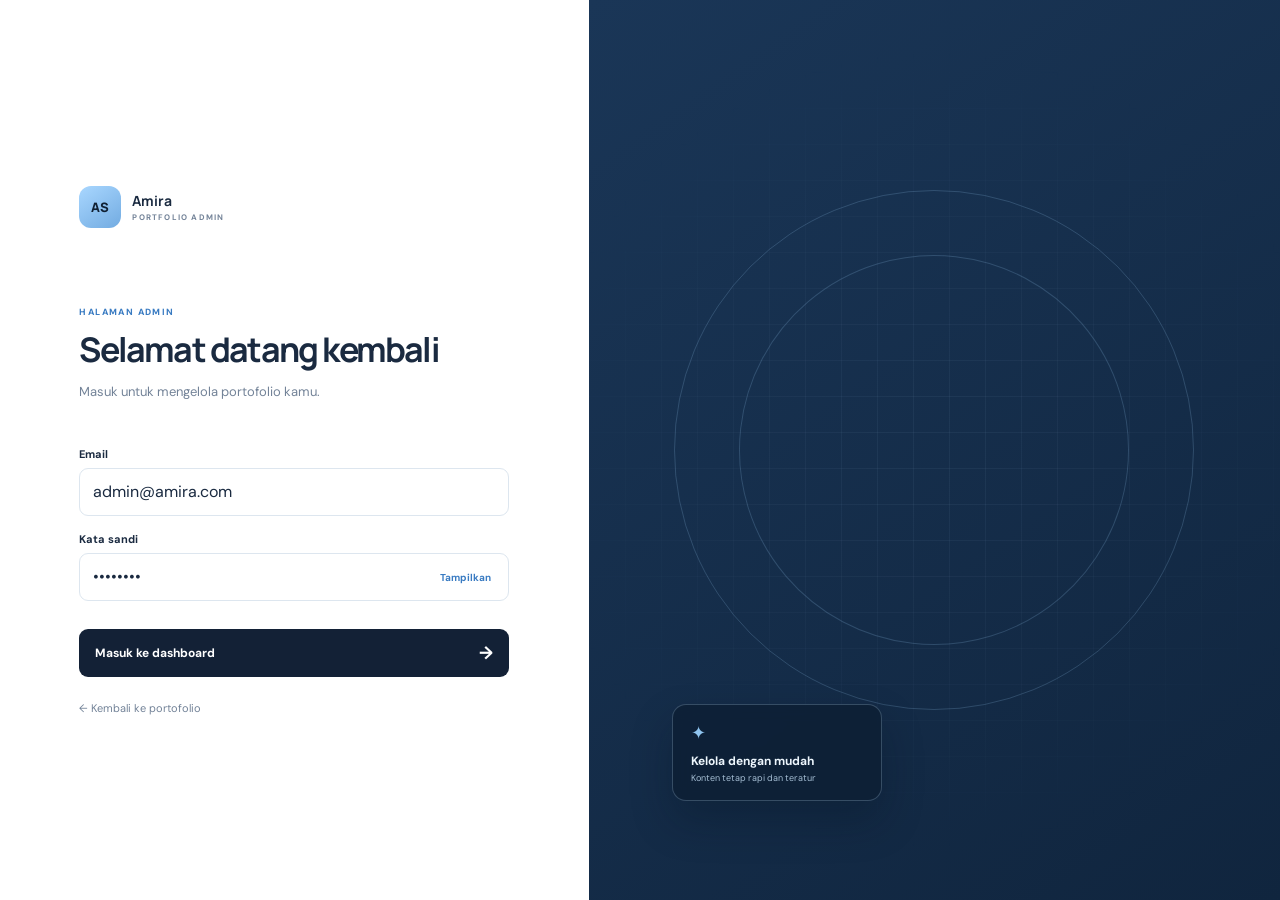
<file: admin.html>
<!doctype html>
<html lang="id">
  <head>
    <meta charset="UTF-8" />
    <meta name="viewport" content="width=device-width, initial-scale=1.0" />
    <title>Admin — Amira Syafira</title>
    <link rel="preconnect" href="https://fonts.googleapis.com" />
    <link rel="preconnect" href="https://fonts.gstatic.com" crossorigin />
    <link href="https://fonts.googleapis.com/css2?family=DM+Sans:wght@400;500;600;700&family=Manrope:wght@600;700;800&display=swap" rel="stylesheet" />
    <link rel="stylesheet" href="admin.css" />
    <script src="admin.js" defer></script>
  </head>
  <body>
    <section class="dashboard" id="dashboard">
      <aside class="sidebar">
        <a class="admin-brand" href="index.html">
          <span class="brand-mark">AS</span>
          <span><strong>Amira</strong><small>PORTFOLIO ADMIN</small></span>
        </a>
        <nav class="side-nav" aria-label="Menu admin">
          <button class="side-link active" data-view="ringkasan"><span>⌂</span>Ringkasan</button>
          <button class="side-link" data-view="profil"><span>◉</span>Profil</button>
          <button class="side-link" data-view="karya"><span>▦</span>Karya<span class="nav-count" id="project-count">5</span></button>
          <button class="side-link" data-view="tulis"><span>✎</span>Karya Tulis</button>
          <button class="side-link" data-view="pesan"><span>✉</span>Pesan<span class="nav-count">3</span></button>
        </nav>
        <div class="sidebar-bottom">
          <a href="index.html" class="view-site">↗ Lihat situs</a>
          <button class="logout-button" id="logout-button">Keluar</button>
        </div>
      </aside>

      <main class="admin-main">
        <header class="admin-header">
          <button class="mobile-menu" id="mobile-menu" aria-label="Buka menu">☰</button>
          <div>
            <p>RINGKASAN</p>
            <h1 id="page-title">Halo, Amira!</h1>
          </div>
          <div class="admin-profile">
            <div><strong>Amira Syafira</strong><span>Administrator</span></div>
            <img src="assets/amira-photo.jpeg" alt="Amira Syafira" />
          </div>
        </header>

        <div class="admin-content">
          <section class="view-panel" id="ringkasan-panel">
            <div class="stats-grid">
              <article class="stat-card"><span class="stat-icon blue">▦</span><div><small>TOTAL KARYA</small><strong id="stat-projects">5</strong></div><span class="trend">Aktif</span></article>
              <article class="stat-card"><span class="stat-icon green">◷</span><div><small>PENGUNJUNG</small><strong>1.248</strong></div><span class="trend">+12%</span></article>
              <article class="stat-card"><span class="stat-icon orange">✉</span><div><small>PESAN BARU</small><strong>3</strong></div><span class="trend">Perlu ditinjau</span></article>
            </div>

            <div class="dashboard-grid">
              <article class="panel-card activity-card">
                <div class="panel-heading"><div><p>AKTIVITAS TERBARU</p><h2>Karya &amp; pembaruan</h2></div><button class="icon-button" data-view="karya">Lihat semua</button></div>
                <div id="recent-projects" class="activity-list"></div>
              </article>

              <article class="panel-card quick-card">
                <div class="panel-heading"><div><p>AKSI CEPAT</p><h2>Kelola situs</h2></div></div>
                <button class="quick-action" data-view="karya"><span>＋</span><div><strong>Tambah karya</strong><small>Buat item portofolio baru</small></div><b>›</b></button>
                <button class="quick-action" data-view="profil"><span>✎</span><div><strong>Edit profil</strong><small>Perbarui informasi diri</small></div><b>›</b></button>
                <a class="quick-action" href="index.html" target="_blank"><span>↗</span><div><strong>Buka portofolio</strong><small>Lihat tampilan publik</small></div><b>›</b></a>
              </article>
            </div>
          </section>

          <section class="view-panel" id="profil-panel" hidden>
            <article class="panel-card form-card">
              <div class="panel-heading"><div><p>INFORMASI DIRI</p><h2>Edit profil</h2></div></div>
              <form id="profile-form" class="content-form">
                <div class="form-grid">
                  <label>Nama lengkap<input name="name" value="Amira Syafira" /></label>
                  <label>Jurusan<input name="major" value="Rekayasa Perangkat Lunak" /></label>
                  <label>Asal sekolah<input name="school" value="SMK Putra Anda Binjai" /></label>
                  <label>Tempat, tanggal lahir<input name="birth" value="Binjai, 13 April 2009" /></label>
                </div>
                <label>Deskripsi singkat<textarea name="description" rows="5">Saya suka merancang tampilan dan memikirkan cara website digunakan. Di jurusan Rekayasa Perangkat Lunak, saya belajar mengubah ide menjadi website lewat desain, pemrograman, dan banyak latihan.</textarea></label>
                <button class="primary-button" type="submit">Simpan perubahan</button>
              </form>
            </article>
          </section>

          <section class="view-panel" id="karya-panel" hidden>
            <article class="panel-card">
              <div class="panel-heading">
                <div><p>PORTOFOLIO</p><h2>Daftar karya</h2></div>
                <button class="primary-button small" id="add-project">＋ Tambah karya</button>
              </div>
              <div class="project-table-wrap">
                <table>
                  <thead><tr><th>Karya</th><th>Status</th><th>Tanggal</th><th></th></tr></thead>
                  <tbody id="project-table"></tbody>
                </table>
              </div>
            </article>
          </section>

          <section class="view-panel" id="tulis-panel" hidden>
            <article class="panel-card form-card">
              <div class="panel-heading">
                <div><p>KARYA TULIS</p><h2>Tulis &amp; edit karya</h2></div>
                <span class="save-status" id="save-status">Tersimpan otomatis</span>
              </div>
              <form id="writing-form" class="content-form">
                <label>Judul karya
                  <input id="writing-title" name="title" value="Karya Tulis" placeholder="Masukkan judul karya tulis" />
                </label>
                <label>Isi karya tulis
                  <textarea id="writing-body" name="body" rows="16" placeholder="Mulai menulis karya tulis di sini..."></textarea>
                </label>
                <div class="editor-actions">
                  <button class="primary-button" type="submit">Simpan karya tulis</button>
                  <button class="secondary-button" type="button" id="preview-writing">Pratinjau</button>
                </div>
              </form>
            </article>
          </section>

          <section class="view-panel" id="pesan-panel" hidden>
            <article class="panel-card">
              <div class="panel-heading"><div><p>KOTAK MASUK</p><h2>Pesan</h2></div></div>
              <div class="message-list">
                <button class="message-row"><span class="avatar">RS</span><div><strong>Rafi Saputra</strong><p>Halo, saya tertarik untuk bekerja sama...</p></div><time>Hari ini</time></button>
                <button class="message-row"><span class="avatar blue-avatar">DN</span><div><strong>Dina Nuraini</strong><p>Desain portofolionya sangat menarik.</p></div><time>Kemarin</time></button>
                <button class="message-row"><span class="avatar green-avatar">AK</span><div><strong>Andi Kurnia</strong><p>Boleh saya tahu proses pembuatannya?</p></div><time>18 Nov</time></button>
              </div>
            </article>
          </section>
        </div>
      </main>
    </section>

    <dialog id="project-dialog">
      <form method="dialog" id="project-form">
        <div class="dialog-heading"><div><p>KARYA BARU</p><h2>Tambah proyek</h2></div><button type="button" class="dialog-close" id="dialog-close">×</button></div>
        <label>Nama karya<input name="title" required placeholder="Nama proyek" /></label>
        <label>Deskripsi<textarea name="description" required rows="4" placeholder="Tulis deskripsi singkat"></textarea></label>
        <label>Jenis<select name="type"><option>PROYEK LANGSUNG</option><option>GAGASAN LATIHAN</option><option>KARYA TULIS</option></select></label>
        <div class="dialog-actions"><button type="button" class="secondary-button" id="dialog-cancel">Batal</button><button type="submit" class="primary-button">Simpan karya</button></div>
      </form>
    </dialog>

    <div class="toast" id="toast" role="status"></div>
    <dialog id="writing-dialog">
      <div id="writing-preview" class="writing-preview"></div>
      <div class="dialog-actions">
        <button type="button" class="secondary-button" id="close-writing-preview">Tutup</button>
      </div>
    </dialog>
  </body>
</html>
</file>
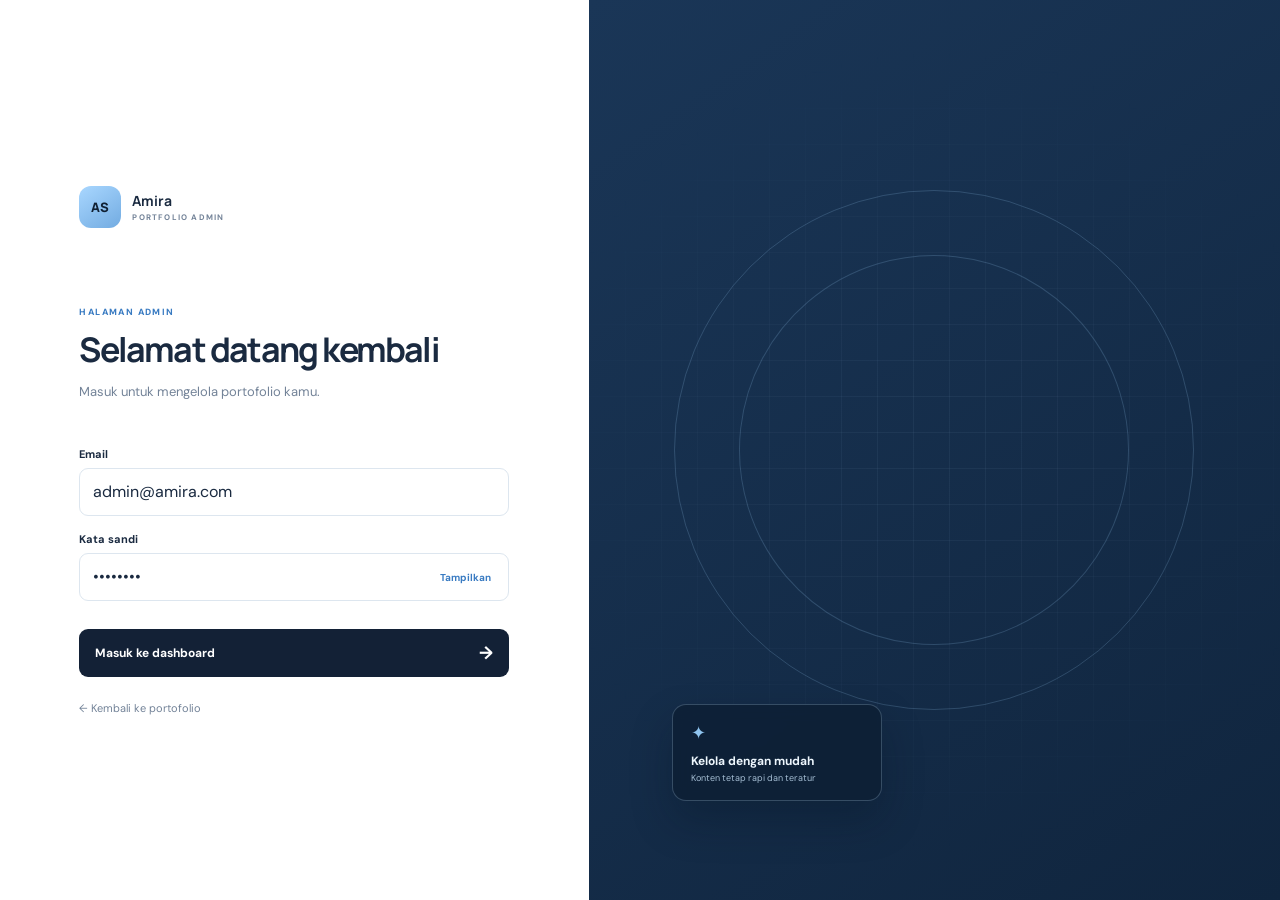
<file: login.html>
<!doctype html>
<html lang="id">
  <head>
    <meta charset="UTF-8" />
    <meta name="viewport" content="width=device-width, initial-scale=1.0" />
    <title>Login — Amira Admin</title>
    <link rel="preconnect" href="https://fonts.googleapis.com" />
    <link rel="preconnect" href="https://fonts.gstatic.com" crossorigin />
    <link href="https://fonts.googleapis.com/css2?family=DM+Sans:wght@400;500;600;700&family=Manrope:wght@600;700;800&display=swap" rel="stylesheet" />
    <link rel="stylesheet" href="admin.css" />
    <script src="login.js" defer></script>
  </head>
  <body>
    <section class="login-screen" id="login-screen">
      <div class="login-card">
        <a class="admin-brand" href="index.html" aria-label="Kembali ke portofolio">
          <span class="brand-mark">AS</span>
          <span><strong>Amira</strong><small>PORTFOLIO ADMIN</small></span>
        </a>
        <div class="login-heading">
          <p>HALAMAN ADMIN</p>
          <h1>Selamat datang kembali</h1>
          <span>Masuk untuk mengelola portofolio kamu.</span>
        </div>
        <form id="login-form">
          <label for="email">Email</label>
          <input id="email" type="email" value="admin@amira.com" autocomplete="username" required />
          <label for="password">Kata sandi</label>
          <div class="password-field">
            <input id="password" type="password" value="admin123" autocomplete="current-password" required />
            <button type="button" id="toggle-password" aria-label="Tampilkan kata sandi">Tampilkan</button>
          </div>
          <p class="login-error" id="login-error" role="alert"></p>
          <button class="login-button" type="submit">Masuk ke dashboard <span>→</span></button>
        </form>
        <a class="back-link" href="index.html">← Kembali ke portofolio</a>
      </div>
      <div class="login-art" aria-hidden="true">
        <div class="art-grid"></div>
        <div class="art-orbit orbit-a"></div>
        <div class="art-orbit orbit-b"></div>
        <div class="art-badge"><span>✦</span><strong>Kelola dengan mudah</strong><small>Konten tetap rapi dan teratur</small></div>
      </div>
    </section>
  </body>
</html>
</file>
<file: style.css>
:root {
  color-scheme: light;
  --ink: #17263d;
  --muted: #64758c;
  --paper: #f7faff;
  --white: #ffffff;
  --blue: #397bc2;
  --line: #dce6f1;
  --serif: Georgia, "Times New Roman", serif;
  --sans: "DM Sans", sans-serif;
  --display: "Manrope", sans-serif;
}

* {
  box-sizing: border-box;
}

html {
  scroll-behavior: smooth;
}

body {
  margin: 0;
  color: var(--ink);
  background: var(--paper);
  font-family: var(--sans);
  -webkit-font-smoothing: antialiased;
}

a {
  color: inherit;
  text-decoration: none;
}

.container {
  width: min(1120px, calc(100% - 64px));
  margin: 0 auto;
}

.site-header {
  position: absolute;
  z-index: 5;
  top: 0;
  right: 0;
  left: 0;
}

.nav {
  display: flex;
  height: 88px;
  align-items: center;
  justify-content: space-between;
  border-bottom: 1px solid rgb(32 35 31 / 9%);
}

.brand {
  font-family: var(--display);
  font-size: 30px;
  font-weight: 800;
  letter-spacing: -3px;
}

.brand span {
  color: #7a9e33;
}

.nav-links {
  display: flex;
  align-items: center;
  gap: 38px;
  font-size: 12px;
  font-weight: 600;
}

.nav-links > a:not(.nav-cta) {
  transition: color 180ms ease;
}

.nav-links > a:not(.nav-cta):hover,
.text-link:hover {
  color: #688a28;
}

.nav-cta {
  padding: 12px 17px;
  border: 1px solid #d9dcd4;
  border-radius: 3px;
}

.nav-cta span {
  margin-left: 9px;
}

.menu-toggle {
  display: none;
}

.hero {
  position: relative;
  display: grid;
  overflow: clip;
  min-height: 730px;
  grid-template-columns: 1.05fr 0.95fr;
  align-items: center;
  padding-top: 85px;
}

.hero-copy {
  position: relative;
  z-index: 1;
  padding: 22px 0 42px;
}

.eyebrow,
.section-label,
.card-index,
.card-caption,
.project-number,
.project-type,
.scroll-hint,
.footer-content > span {
  font-size: 9px;
  font-weight: 700;
  letter-spacing: 1.35px;
}

.eyebrow {
  display: flex;
  align-items: center;
  gap: 10px;
}

.status-dot {
  width: 7px;
  height: 7px;
  border-radius: 50%;
  background: #81a53e;
  box-shadow: 0 0 0 4px #e8efd9;
}

h1,
h2,
h3,
p {
  margin-top: 0;
}

.hero h1 {
  margin: 24px 0 18px;
  font-family: var(--display);
  font-size: clamp(52px, 6.7vw, 84px);
  font-weight: 600;
  letter-spacing: -6px;
  line-height: 1.04;
}

.hero h1 span,
.section-heading h2 span,
.work-heading h2 span,
.closing h2 span {
  color: #809e42;
  font-family: var(--serif);
  font-weight: 400;
  font-style: italic;
  letter-spacing: -4px;
}

.hero-description {
  max-width: 430px;
  color: var(--muted);
  font-size: 14px;
  line-height: 1.9;
}

.hero-actions {
  display: flex;
  align-items: center;
  gap: 25px;
  margin-top: 29px;
}

.button {
  display: inline-flex;
  min-height: 48px;
  align-items: center;
  justify-content: center;
  gap: 24px;
  padding: 0 18px;
  border-radius: 3px;
  font-size: 11px;
  font-weight: 700;
  transition: transform 180ms ease, background 180ms ease;
}

.button:hover {
  transform: translateY(-2px);
}

.button-dark {
  color: var(--white);
  background: var(--ink);
}

.button-dark:hover {
  background: #3b4431;
}

.text-link {
  font-size: 11px;
  font-weight: 700;
  transition: color 180ms ease;
}

.text-link span {
  margin-left: 7px;
}

.hero-note {
  display: flex;
  align-items: center;
  gap: 11px;
  margin-top: 64px;
  color: #83877e;
  font-family: var(--serif);
  font-size: 12px;
  font-style: italic;
}

.note-line {
  width: 28px;
  height: 1px;
  background: #a7b67c;
}

.hero-art {
  position: relative;
  display: grid;
  min-height: 470px;
  place-items: center;
  isolation: isolate;
}

.hero-photo {
  position: relative;
  z-index: 0;
  width: min(100%, 430px);
  height: auto;
  aspect-ratio: 1;
  border: 8px solid #fff;
  border-radius: 50%;
  object-fit: cover;
  object-position: center 10%;
  box-shadow: 0 30px 64px rgb(3 10 18 / 42%), 0 10px 28px rgb(58 126 194 / 34%);
  rotate: -3deg;
  animation: photo-float 6s ease-in-out infinite;
}

.hero-art::before {
  position: absolute;
  z-index: -2;
  width: min(78%, 400px);
  aspect-ratio: 1;
  border-radius: 50%;
  background: radial-gradient(circle, rgb(72 137 207 / 17%), rgb(72 137 207 / 3%) 65%, transparent 72%);
  content: "";
  filter: blur(8px);
}

.photo-orbit {
  position: absolute;
  z-index: -1;
  width: 104%;
  height: 91%;
  border: 1px solid rgb(74 133 194 / 35%);
  border-radius: 50%;
  transform: rotate(-24deg);
  animation: orbit-drift 36s linear infinite;
}

.orbit-two {
  width: 84%;
  height: 72%;
  transform: rotate(38deg);
  animation-direction: reverse;
}

.art-sticker {
  position: absolute;
  padding: 10px 14px;
  border: 1px solid #e3e5dc;
  border-radius: 3px;
  background: #fff;
  box-shadow: 0 8px 26px rgb(34 42 23 / 6%);
  font-family: var(--serif);
  font-size: 12px;
  font-style: italic;
}

.sticker-top {
  top: 69px;
  right: 8px;
  transform: rotate(6deg);
  animation: label-bob 5s ease-in-out infinite;
}

.sticker-top span {
  color: #86a84e;
  font-style: normal;
}

.sticker-bottom {
  bottom: 69px;
  left: 0;
  transform: rotate(-5deg);
  animation: label-bob 5s ease-in-out -2.5s infinite;
}

.sparkle {
  margin-right: 4px;
  color: #91aa63;
  font-style: normal;
}

.scroll-hint {
  position: absolute;
  bottom: 25px;
  left: 0;
  display: flex;
  align-items: center;
  gap: 10px;
  color: #92968d;
  font-size: 8px;
}

.scroll-hint span {
  width: 1px;
  height: 27px;
  background: #aab786;
}

.section {
  padding: 112px 0;
}

.about {
  background: #fff;
}

.about-grid {
  display: grid;
  grid-template-columns: 0.72fr 2fr;
  gap: 45px;
}

.section-label {
  display: flex;
  align-items: center;
  gap: 12px;
  color: #656a60;
}

.section-number {
  color: #8ca75a;
  font-family: var(--serif);
  font-size: 13px;
  font-style: italic;
  letter-spacing: 0;
}

.about-content h2,
.section-heading h2,
.work-heading h2,
.closing h2 {
  margin-bottom: 25px;
  font-family: var(--display);
  font-size: clamp(32px, 4vw, 47px);
  font-weight: 500;
  letter-spacing: -2.6px;
  line-height: 1.2;
}

.about-content h2 span {
  color: #809e42;
  font-family: var(--serif);
  font-weight: 400;
  font-style: italic;
}

.about-columns {
  display: grid;
  grid-template-columns: 1fr 1fr;
  gap: 28px;
}

.about-columns p,
.journey-card p,
.work-heading > p,
.closing-content > p:not(.eyebrow) {
  color: var(--muted);
  font-size: 12px;
  line-height: 1.9;
}

.about-tags {
  display: flex;
  flex-wrap: wrap;
  gap: 8px;
  margin-top: 16px;
}

.about-tags span {
  padding: 7px 11px;
  border: 1px solid #e4e7de;
  border-radius: 30px;
  color: #656a60;
  font-size: 9px;
}

.journey {
  background: #f1f3eb;
}

.section-heading {
  display: flex;
  align-items: flex-start;
  justify-content: space-between;
  margin-bottom: 48px;
}

.section-heading .section-label {
  margin-bottom: 29px;
}

.section-heading h2,
.work-heading h2 {
  margin-bottom: 0;
}

.journey-grid {
  display: grid;
  grid-template-columns: repeat(3, 1fr);
  gap: 16px;
}

.journey-card {
  position: relative;
  min-height: 280px;
  padding: 25px 24px;
  border: 1px solid #e1e5d9;
  background: rgb(255 255 255 / 54%);
}

.card-index {
  color: #92978d;
  font-size: 8px;
}

.journey-icon {
  display: grid;
  width: 42px;
  height: 42px;
  margin: 27px 0 21px;
  place-items: center;
  border-radius: 50%;
  background: #e5edda;
  color: #617c34;
  font-size: 18px;
}

.icon-web {
  font-family: var(--display);
  font-size: 13px;
  font-weight: 700;
}

.icon-process {
  font-size: 21px;
}

.journey-card h3 {
  max-width: 230px;
  margin-bottom: 10px;
  font-family: var(--display);
  font-size: 15px;
  font-weight: 700;
  letter-spacing: -0.5px;
  line-height: 1.4;
}

.journey-card p {
  max-width: 250px;
  margin-bottom: 22px;
  font-size: 11px;
}

.card-caption {
  color: #899274;
  font-size: 7px;
}

.work {
  background: #fff;
}

.work-heading {
  display: flex;
  align-items: flex-end;
  justify-content: space-between;
  margin-bottom: 43px;
}

.work-heading .section-label {
  margin-bottom: 29px;
}

.work-heading > p {
  max-width: 290px;
  margin-bottom: 4px;
  font-size: 11px;
}

.project-list {
  border-top: 1px solid var(--line);
}

.project-row {
  display: grid;
  min-height: 104px;
  grid-template-columns: 0.35fr 2fr 0.75fr 30px;
  align-items: center;
  border-bottom: 1px solid var(--line);
  transition: transform 180ms ease, border-color 180ms ease, background 180ms ease, box-shadow 180ms ease;
}

.project-row:hover {
  background: #fafbf7;
}

.project-number {
  color: #92a66b;
  font-family: var(--serif);
  font-size: 13px;
  font-style: italic;
  letter-spacing: 0;
}

.project-name h3 {
  margin-bottom: 5px;
  font-family: var(--display);
  font-size: 17px;
  font-weight: 600;
  letter-spacing: -0.5px;
}

.project-name p {
  margin-bottom: 0;
  color: #8a8e85;
  font-size: 10px;
}

.project-type {
  color: #8a8e85;
  font-size: 8px;
}

.project-arrow {
  color: #829e4b;
  font-size: 17px;
}

.work-footnote {
  margin: 30px 0 0;
  color: #777d71;
  font-family: var(--serif);
  font-size: 12px;
  font-style: italic;
}

.work-footnote span {
  margin-right: 7px;
  color: #8da655;
}

.closing {
  overflow: hidden;
  background: #242820;
  color: #fff;
}

.closing-content {
  position: relative;
  padding-top: 92px;
  padding-bottom: 95px;
}

.closing .eyebrow {
  color: #c5d3ab;
}

.closing h2 {
  margin: 24px 0 16px;
  font-size: clamp(37px, 5vw, 58px);
  letter-spacing: -3px;
}

.closing h2 span {
  color: var(--blue);
}

.closing-content > p:not(.eyebrow) {
  max-width: 410px;
  margin-bottom: 27px;
  color: #c1c5ba;
}

.button-light {
  color: var(--ink);
  background: var(--blue);
}

.button-light:hover {
  background: #d9f6a0;
}

.closing-decoration {
  position: absolute;
  top: 64px;
  right: 62px;
  color: #687151;
  font-size: 150px;
  line-height: 1;
}

.footer {
  background: #1d201a;
  color: #c6c9c0;
}

.footer-content {
  display: flex;
  min-height: 83px;
  align-items: center;
  justify-content: space-between;
}

.footer .brand {
  color: #fff;
  font-size: 25px;
}

.footer-content p {
  margin: 0;
  color: #92978c;
  font-family: var(--serif);
  font-size: 11px;
  font-style: italic;
}

.footer-content > span {
  color: #92978c;
  font-size: 8px;
}

@media (max-width: 800px) {
  .container {
    width: min(100% - 40px, 620px);
  }

  .nav {
    height: 75px;
  }

  .menu-toggle {
    display: grid;
    width: 42px;
    height: 42px;
    align-content: center;
    justify-items: center;
    gap: 6px;
    border: 1px solid #d9dcd4;
    border-radius: 3px;
    background: transparent;
  }

  .menu-toggle span {
    width: 16px;
    height: 1px;
    background: var(--ink);
    transition: transform 180ms ease;
  }

  .menu-toggle[aria-expanded="true"] span:first-child {
    transform: translateY(3.5px) rotate(45deg);
  }

  .menu-toggle[aria-expanded="true"] span:last-child {
    transform: translateY(-3.5px) rotate(-45deg);
  }

  .nav-links {
    position: absolute;
    top: 66px;
    right: 20px;
    left: 20px;
    display: none;
    align-items: stretch;
    gap: 0;
    padding: 10px 18px;
    border: 1px solid var(--line);
    background: #fff;
    box-shadow: 0 14px 35px rgb(32 35 31 / 8%);
  }

  .nav-links.is-open {
    display: flex;
    flex-direction: column;
  }

  .nav-links > a:not(.nav-cta) {
    padding: 13px 0;
    border-bottom: 1px solid #eff0ec;
  }

  .nav-cta {
    align-self: flex-start;
    margin: 12px 0 5px;
  }

  .hero {
    min-height: auto;
    grid-template-columns: 1fr;
    padding-top: 145px;
    padding-bottom: 90px;
  }

  .hero-copy {
    padding-bottom: 0;
  }

  .hero h1 {
    font-size: clamp(55px, 12vw, 76px);
    letter-spacing: -4px;
  }

  .hero-art {
    min-height: 400px;
    margin-top: 13px;
  }

  .sticker-top {
    right: 4px;
  }

  .sticker-bottom {
    left: 0;
  }

  .scroll-hint {
    bottom: 20px;
  }

  .section {
    padding: 80px 0;
  }

  .about-grid {
    grid-template-columns: 1fr;
    gap: 29px;
  }

  .section-heading {
    display: block;
  }

  .journey-grid {
    grid-template-columns: 1fr;
  }

  .journey-card {
    min-height: 245px;
  }

  .journey-icon {
    margin-top: 19px;
  }

  .work-heading {
    display: block;
  }

  .work-heading > p {
    margin-top: 20px;
  }

  .project-row {
    grid-template-columns: 32px 1fr 25px;
    gap: 9px;
    padding: 15px 0;
  }

  .project-type {
    display: none;
  }

  .project-name h3 {
    font-size: 15px;
  }

  .closing-content {
    padding-top: 75px;
    padding-bottom: 78px;
  }

  .closing-decoration {
    top: 45px;
    right: 20px;
    font-size: 90px;
    opacity: 0.5;
  }

  .footer-content {
    min-height: 110px;
    flex-wrap: wrap;
    justify-content: space-between;
    padding-top: 18px;
    padding-bottom: 18px;
  }

  .footer-content p {
    order: 3;
    width: 100%;
  }
}

@media (max-width: 480px) {
  .container {
    width: calc(100% - 36px);
  }

  .hero {
    padding-top: 128px;
  }

  .hero h1 {
    font-size: clamp(44px, 14vw, 52px);
  }

  .hero-description {
    font-size: 13px;
  }

  .hero-art {
    min-height: 330px;
    transform: scale(0.86);
    transform-origin: center;
  }

  .about-columns {
    grid-template-columns: 1fr;
    gap: 3px;
  }

  .about-content h2,
  .section-heading h2,
  .work-heading h2 {
    font-size: 34px;
  }

  .closing h2 {
    font-size: 41px;
  }
}

@media (prefers-reduced-motion: reduce) {
  *,
  *::before,
  *::after {
    scroll-behavior: auto !important;
    transition-duration: 0.01ms !important;
  }
}

.nav {
  border-bottom-color: rgb(35 77 124 / 12%);
}

.brand span,
.hero h1 span,
.section-heading h2 span,
.work-heading h2 span,
.about-content h2 span {
  color: #397bc2;
}

.nav-links > a:not(.nav-cta):hover,
.text-link:hover {
  color: var(--blue);
}

.nav-cta {
  border-color: #d3e2f1;
}

.status-dot {
  background: #4388d0;
  box-shadow: 0 0 0 4px #e4effa;
}

.button-dark {
  color: #fff;
  background: var(--blue);
}

.button-dark:hover {
  background: #2867a7;
}

.hero-note {
  color: #74839a;
}

.note-line,
.scroll-hint span {
  background: #79a4d1;
}

.art-sticker {
  border-color: #d7e5f3;
  background: #fff;
  box-shadow: 0 16px 38px rgb(31 79 126 / 12%);
}

.sticker-top span,
.sparkle {
  color: #397bc2;
}

.scroll-hint,
.section-label,
.card-index,
.project-name p,
.project-type,
.footer-content > span {
  color: #718198;
}

.about,
.work {
  background: #fff;
}

.section-number,
.project-number,
.project-arrow,
.work-footnote span {
  color: #397bc2;
}

.skills {
  background:
    radial-gradient(ellipse at 85% 12%, rgb(57 123 194 / 8%), transparent 34%),
    #f5f8fc;
}

.skills-heading {
  align-items: flex-end;
  gap: 30px;
}

.skills-heading .section-label {
  margin-bottom: 29px;
}

.skills-intro {
  max-width: 330px;
  margin: 0 0 5px;
  color: var(--muted);
  font-size: 12px;
  line-height: 1.9;
}

.skills-grid {
  display: grid;
  grid-template-columns: repeat(4, minmax(0, 1fr));
  gap: 14px;
}

.skill-card {
  min-height: 235px;
  padding: 21px 19px;
  border: 1px solid #dce6f1;
  background: rgb(255 255 255 / 84%);
  transition: transform 180ms ease, box-shadow 180ms ease, border-color 180ms ease;
}

.skill-card:hover {
  transform: translateY(-4px);
  border-color: #b7cde3;
  box-shadow: 0 16px 36px rgb(34 73 113 / 9%);
}

.skill-icon {
  display: grid;
  width: 42px;
  height: 42px;
  margin-bottom: 21px;
  place-items: center;
  border-radius: 12px;
  background: #e8f1fb;
  color: #397bc2;
  font-family: var(--display);
  font-size: 16px;
  font-weight: 800;
}

.skill-icon-style { background: #eef2e5; color: #78953f; }
.skill-icon-js { background: #fff3d8; color: #9a7526; font-size: 13px; }
.skill-icon-idea { background: #f0eafa; color: #8062ad; }

.skill-card-head {
  display: flex;
  align-items: baseline;
  justify-content: space-between;
  gap: 7px;
}

.skill-card-head h3 {
  margin: 0;
  font-family: var(--display);
  font-size: 15px;
  letter-spacing: -.4px;
}

.skill-card-head > span {
  color: #8492a2;
  font-size: 7px;
  font-weight: 800;
  letter-spacing: .9px;
}

.skill-card > p {
  min-height: 43px;
  margin: 9px 0 14px;
  color: var(--muted);
  font-size: 10px;
  line-height: 1.7;
}

.skill-tags {
  display: flex;
  flex-wrap: wrap;
  gap: 5px;
}

.skill-tags span {
  padding: 5px 7px;
  border: 1px solid #e1eaf4;
  border-radius: 20px;
  color: #60738a;
  font-size: 8px;
}

.skills-note {
  margin: 23px 0 0;
  color: #718198;
  font-family: var(--serif);
  font-size: 11px;
  font-style: italic;
}

.skills-note span {
  margin-right: 5px;
  color: var(--blue);
  font-style: normal;
}

.project-details {
  display: grid;
  grid-template-columns: 1.1fr 1fr;
  gap: 30px;
  padding: 20px 24px 21px;
  border-bottom: 1px solid var(--line);
  background: #f7faff;
}

.project-details-label {
  margin-bottom: 7px;
  color: #397bc2;
  font-size: 8px;
  font-weight: 800;
  letter-spacing: 1px;
}

.project-details p:last-child {
  max-width: 470px;
  margin: 0;
  color: var(--muted);
  font-size: 10px;
  line-height: 1.8;
}

.project-features {
  display: flex;
  align-content: center;
  flex-wrap: wrap;
  gap: 7px;
}

.project-features span {
  padding: 7px 9px;
  border: 1px solid #dce6f1;
  border-radius: 30px;
  background: #fff;
  color: #60738a;
  font-size: 9px;
}

@media (max-width: 800px) {
  .skills-heading {
    display: block;
  }

  .skills-intro {
    margin-top: 20px;
  }

  .skills-grid {
    grid-template-columns: repeat(2, minmax(0, 1fr));
  }

  .project-details {
    grid-template-columns: 1fr;
    gap: 13px;
    padding: 18px 0 20px 41px;
  }
}

@media (max-width: 480px) {
  .skills-grid {
    grid-template-columns: 1fr;
  }

  .skill-card {
    min-height: 0;
  }

  .skill-card > p {
    min-height: 0;
  }
}

.about-tags span {
  border-color: #d9e5f2;
  color: #52657e;
}

.journey {
  background: #f0f6fc;
}

.journey-card {
  border-color: #d9e5f1;
  background: #fff;
}

.journey-icon {
  background: #e8f1fb;
  color: #397bc2;
}

.card-caption {
  color: #6484a8;
}

.project-row:hover {
  background: #f3f8fd;
}

.work-footnote,
.footer-content p {
  color: #64758c;
}

.closing {
  background: #1d4d7b;
}

.closing .eyebrow {
  color: #c4daf0;
}

.closing-content > p:not(.eyebrow) {
  color: #e0ebf7;
}

.closing h2 span {
  color: #9dc8f2;
}

.button-light {
  color: #1d4d7b;
  background: #fff;
}

.button-light:hover {
  background: #e9f3fc;
}

.closing-decoration {
  color: #4b78a5;
}

.footer {
  background: #163d63;
}

.footer-content > span {
  color: #c1d5e9;
}

@media (max-width: 800px) {
  .menu-toggle {
    border-color: #d3e2f1;
  }

  .menu-toggle span {
    background: var(--ink);
  }

  .nav-links {
    border-color: #d3e2f1;
    background: #fff;
    box-shadow: 0 14px 35px rgb(31 79 126 / 14%);
  }

  .nav-links > a:not(.nav-cta) {
    border-bottom-color: #e4edf6;
  }
}

html {
  scroll-padding-top: 96px;
}

body {
  line-height: 1.65;
}

a:focus-visible,
button:focus-visible {
  outline: 2px solid var(--blue);
  outline-offset: 4px;
}

.skip-link {
  position: fixed;
  z-index: 20;
  top: 12px;
  left: 12px;
  padding: 10px 14px;
  border-radius: 4px;
  color: #fff;
  background: var(--blue);
  font-size: 13px;
  font-weight: 700;
  transform: translateY(-160%);
  transition: transform 180ms ease;
}

.skip-link:focus {
  transform: translateY(0);
}

.site-header {
  position: fixed;
  background: rgb(255 255 255 / 90%);
  box-shadow: 0 8px 30px rgb(29 70 115 / 6%);
  backdrop-filter: blur(16px);
  -webkit-backdrop-filter: blur(16px);
}

.nav {
  height: 78px;
}

.brand {
  font-size: 32px;
}

.nav-links {
  gap: 34px;
}

.nav-cta {
  border-radius: 999px;
  transition: border-color 180ms ease, background 180ms ease;
}

.nav-cta:hover {
  border-color: var(--blue);
  background: rgb(57 123 194 / 7%);
}

.hero {
  min-height: min(850px, 100svh);
  background:
    radial-gradient(ellipse at 75% 48%, rgb(72 137 207 / 10%), transparent 36%),
    transparent;
}

.hero h1 {
  max-width: 680px;
  font-size: clamp(54px, 7vw, 88px);
  letter-spacing: -5.5px;
  line-height: 1.08;
}

.hero-description {
  max-width: 465px;
  font-size: 15px;
}

.art-sticker {
  border-radius: 6px;
}

.section {
  padding-top: 124px;
  padding-bottom: 124px;
  scroll-margin-top: 78px;
}

.about,
.work {
  background: #fff;
}

.journey {
  background: #f0f6fc;
}

.section-label {
  gap: 14px;
}

.about-content h2,
.section-heading h2,
.work-heading h2,
.closing h2 {
  font-size: clamp(34px, 4.2vw, 52px);
  letter-spacing: -2.8px;
}

.about-columns {
  gap: 36px;
}

.about-columns p,
.journey-card p,
.work-heading > p,
.closing-content > p:not(.eyebrow) {
  font-size: 13px;
  line-height: 1.9;
}

.about-tags span {
  border-radius: 999px;
  background: rgb(57 123 194 / 4%);
  font-size: 10px;
}

.journey-grid {
  gap: 18px;
}

.journey-card {
  min-height: 295px;
  padding: 28px;
  border-radius: 10px;
  background: linear-gradient(145deg, #fff, #f8fbff);
  transition: border-color 180ms ease, transform 180ms ease;
}

.journey-card:hover {
  border-color: #8db9e6;
  transform: translateY(-4px);
}

.journey-icon {
  width: 48px;
  height: 48px;
  margin-top: 30px;
  box-shadow: inset 0 0 0 1px rgb(57 123 194 / 8%);
}

.journey-card h3 {
  font-size: 16px;
}

.work-heading {
  align-items: flex-end;
  gap: 48px;
}

.work-heading > p {
  max-width: 330px;
}

.project-list {
  border-top-color: #dce6f1;
}

.project-row {
  min-height: 112px;
  border-bottom-color: #dce6f1;
}

.project-row:hover {
  background: #f5f9fd;
}

.project-row-featured {
  padding-right: 18px;
  padding-left: 18px;
  border-bottom-color: #9cc4eb;
  background: linear-gradient(90deg, rgb(57 123 194 / 10%), rgb(57 123 194 / 2%) 72%, transparent);
}

.project-row-featured:hover {
  background: linear-gradient(90deg, rgb(57 123 194 / 16%), rgb(57 123 194 / 5%) 72%, transparent);
}

.project-name h3 {
  font-size: 18px;
}

.project-name p {
  font-size: 11px;
}

.project-type {
  color: #477caf;
  font-size: 8px;
}

.project-arrow {
  transition: transform 180ms ease;
}

.project-row:hover .project-arrow {
  transform: translate(3px, -3px);
}

.work-footnote {
  line-height: 1.8;
}

.closing {
  background:
    radial-gradient(ellipse at 78% 50%, rgb(143 190 234 / 15%), transparent 38%),
    #1d4d7b;
}

.closing-actions {
  display: flex;
  align-items: center;
  gap: 25px;
}

.button {
  border-radius: 999px;
}

.button-light {
  color: #1d4d7b;
}

.closing-top-link {
  color: #e0ebf7;
  font-size: 11px;
  font-weight: 600;
  transition: color 180ms ease;
}

.closing-top-link:hover {
  color: var(--blue);
}

.footer {
  border-top: 1px solid #2d5a86;
}

@media (max-width: 800px) {
  .nav {
    height: 72px;
  }

  .nav-links {
    top: 64px;
    gap: 0;
  }

  .hero {
    min-height: auto;
    padding-top: 132px;
    padding-bottom: 88px;
  }

  .hero h1 {
    font-size: clamp(55px, 12vw, 76px);
    letter-spacing: -4px;
  }

  .section {
    padding-top: 82px;
    padding-bottom: 82px;
  }

  .closing-actions {
    align-items: flex-start;
    flex-direction: column;
    gap: 18px;
  }
}

@media (max-width: 480px) {
  .hero h1 {
    font-size: clamp(44px, 14vw, 52px);
    letter-spacing: -3px;
  }

  .about-content h2,
  .section-heading h2,
  .work-heading h2 {
    font-size: 34px;
    letter-spacing: -2px;
  }

  .project-row-featured {
    padding-right: 10px;
    padding-left: 10px;
  }
}

@media (prefers-reduced-motion: reduce) {
  .hero-photo,
  .photo-orbit,
  .art-sticker,
  .claude-card {
    animation: none;
  }

  .journey-card:hover,
  .project-row:hover .project-arrow {
    transform: none;
  }
}

@keyframes photo-float {
  0%,
  100% {
    translate: 0 0;
  }
  50% {
    translate: 0 -8px;
  }
}

@keyframes orbit-drift {
  from {
    transform: rotate(0);
  }
  to {
    transform: rotate(360deg);
  }
}

@keyframes label-bob {
  0%,
  100% {
    translate: 0 0;
  }
  50% {
    translate: 0 -6px;
  }
}

.tech-stack {
  display: flex;
  flex-wrap: wrap;
  align-items: center;
  gap: 8px;
  margin-top: 25px;
}

.stack-label {
  width: 100%;
  margin-bottom: 2px;
  color: #78889d;
  font-size: 8px;
  font-weight: 700;
  letter-spacing: 1.2px;
}

.tech-chip {
  display: inline-flex;
  min-height: 31px;
  align-items: center;
  gap: 7px;
  padding: 5px 10px 5px 7px;
  border: 1px solid #dce8f4;
  border-radius: 999px;
  color: #48617e;
  background: #fff;
  font-size: 9px;
  font-weight: 700;
}

.tech-chip b {
  display: grid;
  width: 19px;
  height: 19px;
  place-items: center;
  border-radius: 50%;
  color: #fff;
  background: #397bc2;
  font-size: 8px;
}

.hero-note {
  margin-top: 35px;
}

.project-list {
  display: grid;
  grid-template-columns: repeat(3, minmax(0, 1fr));
  gap: 16px;
  border-top: 0;
}

.project-row {
  min-height: 178px;
  grid-template-columns: 38px minmax(0, 1fr) 30px;
  grid-template-rows: 1fr auto;
  align-items: start;
  gap: 14px 16px;
  padding: 25px;
  border: 1px solid #dce6f1;
  border-radius: 14px;
  background: #fff;
  box-shadow: 0 8px 26px rgb(34 79 124 / 4%);
}

.project-row:hover {
  padding: 25px;
  border-color: #9dc2e8;
  background: #f9fcff;
  box-shadow: 0 16px 34px rgb(34 79 124 / 10%);
  transform: translateY(-4px);
}

.project-number {
  grid-row: 1;
  grid-column: 1;
  font-size: 16px;
}

.project-name {
  grid-row: 1;
  grid-column: 2;
}

.project-name h3 {
  margin-bottom: 8px;
  font-size: 17px;
}

.project-name p {
  font-size: 11px;
  line-height: 1.7;
}

.project-type {
  display: inline-flex;
  grid-row: 2;
  grid-column: 2;
  align-self: end;
  width: max-content;
  padding: 7px 10px;
  border-radius: 999px;
  color: #3972ad;
  background: #edf5fd;
  font-size: 8px;
  letter-spacing: 0.8px;
}

.project-arrow {
  grid-row: 1;
  grid-column: 3;
  display: grid;
  width: 30px;
  height: 30px;
  place-items: center;
  border-radius: 50%;
  color: #397bc2;
  background: #edf5fd;
}

.project-row:not(.project-row-featured) {
  grid-template-columns: 38px minmax(0, 1fr);
}

.project-row:not(.project-row-featured) .project-arrow {
  display: none;
}

.project-row-featured {
  min-height: 208px;
  grid-column: 1 / -1;
  grid-template-columns: 62px minmax(0, 1fr) 36px;
  gap: 18px 22px;
  padding: 32px;
  border-color: #a9cbea;
  background: linear-gradient(110deg, #edf6ff, #fff 76%);
}

.project-row-featured:hover {
  padding: 32px;
  border-color: #78a8d9;
  background: linear-gradient(110deg, #e5f1fd, #fff 76%);
}

.project-row-featured .project-number {
  font-size: 20px;
}

.project-row-featured .project-name h3 {
  font-size: 22px;
}

.project-row-featured .project-name p {
  font-size: 12px;
}

.project-row-featured .project-arrow {
  width: 36px;
  height: 36px;
}

@media (max-width: 800px) {
  .project-list {
    grid-template-columns: 1fr;
  }

  .project-row,
  .project-row:hover {
    min-height: 156px;
    padding: 22px;
  }

  .project-row-featured,
  .project-row-featured:hover {
    min-height: 178px;
    grid-column: auto;
    padding: 24px;
  }
}

@media (max-width: 480px) {
  .tech-stack {
    gap: 6px;
  }

  .project-row,
  .project-row:hover,
  .project-row-featured,
  .project-row-featured:hover {
    grid-template-columns: 28px minmax(0, 1fr) 28px;
    gap: 12px;
    padding: 20px;
  }

  .project-row-featured .project-name h3 {
    font-size: 18px;
  }

  .project-row:not(.project-row-featured) {
    grid-template-columns: 28px minmax(0, 1fr);
  }
}

:root {
  color-scheme: dark;
  --ink: #edf4fc;
  --muted: #a7b6c9;
  --paper: #0c1421;
  --white: #ffffff;
  --blue: #70b8f5;
  --line: #2a384c;
}

body {
  color: var(--ink);
  background: #0c1421;
}

.site-header {
  background: rgb(12 20 33 / 88%);
  box-shadow: 0 8px 30px rgb(0 0 0 / 18%);
}

.nav {
  border-bottom-color: rgb(209 228 248 / 12%);
}

.nav-cta {
  border-color: #31445d;
}

.nav-cta:hover {
  background: rgb(112 184 245 / 10%);
}

.brand span,
.hero h1 span,
.about-content h2 span,
.section-heading h2 span,
.work-heading h2 span {
  color: var(--blue);
}

.nav-links > a:not(.nav-cta):hover,
.text-link:hover,
.closing-top-link:hover {
  color: var(--blue);
}

.status-dot {
  background: var(--blue);
  box-shadow: 0 0 0 4px rgb(112 184 245 / 13%);
}

.button-dark {
  color: #0c1421;
  background: var(--blue);
}

.button-dark:hover {
  background: #91cbfb;
}

.hero {
  background:
    radial-gradient(ellipse at 75% 48%, rgb(54 117 180 / 18%), transparent 36%),
    transparent;
}

.hero-description,
.hero-note,
.scroll-hint,
.section-label,
.work-heading > p,
.project-name p,
.work-footnote {
  color: var(--muted);
}

.note-line,
.scroll-hint span {
  background: #527ba5;
}

.photo-orbit {
  border-color: rgb(112 184 245 / 34%);
}

.hero-art::before {
  background: radial-gradient(circle, rgb(58 126 194 / 25%), rgb(58 126 194 / 4%) 65%, transparent 72%);
}

.art-sticker {
  border-color: #344a66;
  color: #e8f1fb;
  background: #152338;
  box-shadow: 0 16px 38px rgb(0 0 0 / 28%);
}

.sticker-top span,
.sparkle,
.section-number,
.project-number,
.project-arrow,
.work-footnote span {
  color: var(--blue);
}

.tech-chip {
  border-color: #2e425a;
  color: #d3e2f2;
  background: #142238;
}

.tech-chip b {
  color: #0c1421;
  background: var(--blue);
}

.stack-label {
  color: #9aaec5;
}

.about,
.work {
  background: #101a28;
}

.journey {
  background: #0d1725;
}

.about-tags span {
  border-color: #2c3d53;
  color: #c1cede;
  background: #142136;
}

.journey-card {
  border-color: #2b3d54;
  background: linear-gradient(145deg, #17263a, #132034);
}

.journey-card:hover {
  border-color: #527ba5;
}

.journey-icon {
  color: #9bcdf8;
  background: #203b59;
  box-shadow: inset 0 0 0 1px rgb(112 184 245 / 12%);
}

.card-index,
.card-caption {
  color: #9aafc7;
}

.project-list {
  border-top-color: transparent;
}

.project-row,
.project-row:hover {
  border-color: #2b3d54;
  color: var(--ink);
  background: #142136;
}

.project-row:hover {
  box-shadow: 0 16px 34px rgb(0 0 0 / 22%);
}

.project-row-featured,
.project-row-featured:hover {
  border-color: #42688f;
  background: linear-gradient(110deg, #183653, #142136 78%);
}

.project-type {
  color: #b7d9f7;
  background: #203b59;
}

.project-arrow {
  background: #203b59;
}

.closing {
  background:
    radial-gradient(ellipse at 78% 50%, rgb(54 117 180 / 22%), transparent 38%),
    #09111d;
}

.closing .eyebrow {
  color: #b8d5f1;
}

.closing-content > p:not(.eyebrow) {
  color: #c2cede;
}

.closing h2 span {
  color: #8bc6fb;
}

.button-light {
  color: #0c1421;
  background: #eaf5ff;
}

.button-light:hover {
  background: #fff;
}

.closing-top-link {
  color: #d5e2f0;
}

.closing-decoration {
  color: #25466b;
}

.footer {
  border-top-color: #20334a;
  background: #070d16;
}

.footer-content p,
.footer-content > span {
  color: #9aacc1;
}

@media (max-width: 800px) {
  .menu-toggle {
    border-color: #31445d;
  }

  .menu-toggle span {
    background: var(--ink);
  }

  .nav-links {
    border-color: #31445d;
    background: #132136;
    box-shadow: 0 14px 35px rgb(0 0 0 / 36%);
  }

  .nav-links > a:not(.nav-cta) {
    border-bottom-color: #283a51;
  }
}

.profile-details {
  display: grid;
  grid-template-columns: repeat(2, minmax(0, 1fr));
  gap: 1px;
  margin: 30px 0 0;
  overflow: hidden;
  border: 1px solid #2b3d54;
  border-radius: 14px;
  background: #2b3d54;
}

.profile-detail {
  min-width: 0;
  padding: 17px 19px;
  background: #142136;
}

.profile-detail dt {
  color: #9aafc7;
  font-size: 8px;
  font-weight: 700;
  letter-spacing: 1px;
  text-transform: uppercase;
}

.profile-detail dd {
  margin: 8px 0 0;
  color: #edf4fc;
  font-size: 13px;
  font-weight: 600;
  line-height: 1.6;
}

.favorite-artists {
  display: flex;
  flex-wrap: wrap;
  gap: 8px 14px;
}

.favorite-artists a {
  color: #8bc6fb;
  transition: color 180ms ease;
}

.favorite-artists a:hover {
  color: #c1e2ff;
}

.favorite-artists span {
  font-size: 10px;
}

@media (max-width: 480px) {
  .profile-details {
    grid-template-columns: 1fr;
  }
}

.claude-card {
  position: absolute;
  z-index: 2;
  top: 50%;
  left: 0;
  display: flex;
  align-items: center;
  gap: 10px;
  padding: 10px 13px;
  border: 1px solid #344a66;
  border-radius: 14px;
  color: #edf4fc;
  background: rgb(20 34 56 / 96%);
  box-shadow: 0 16px 36px rgb(3 10 18 / 32%);
  transform: translateY(-50%) rotate(-4deg);
  animation: label-bob 5s ease-in-out -1s infinite;
}

.claude-card-icon {
  display: grid;
  width: 38px;
  height: 38px;
  flex: 0 0 38px;
  place-items: center;
  border: 1px solid #f3c7a8;
  border-radius: 11px;
  color: #b7643b;
  background: #faeee4;
}

.claude-card-icon svg {
  display: block;
  width: 25px;
  height: 25px;
}

.claude-card-copy {
  display: grid;
  gap: 3px;
}

.claude-card-copy strong {
  font-size: 11px;
  letter-spacing: 0.2px;
}

.claude-card-copy small {
  color: #a7bad1;
  font-size: 9px;
}

@media (max-width: 480px) {
  .claude-card {
    left: 4px;
    padding: 8px 10px;
  }

  .claude-card-icon {
    width: 34px;
    height: 34px;
    flex-basis: 34px;
  }
}

@media (prefers-reduced-motion: reduce) {
  .claude-card {
    animation: none;
  }
}

.nav .brand {
  display: inline-flex;
  align-items: center;
  gap: 10px;
  font-size: inherit;
  letter-spacing: normal;
}

.nav .brand .brand-mark {
  display: grid;
  width: 38px;
  height: 38px;
  flex: 0 0 38px;
  place-items: center;
  border: 1px solid rgb(139 198 251 / 46%);
  border-radius: 12px;
  color: #0c1421;
  background: linear-gradient(145deg, #a5d6ff, #69aee9);
  box-shadow: 0 8px 20px rgb(75 152 220 / 22%);
  font-size: 13px;
  font-weight: 800;
  letter-spacing: -0.5px;
}

.nav .brand .brand-copy {
  display: grid;
  gap: 3px;
  color: #edf4fc;
  font-family: var(--display);
  line-height: 1;
}

.nav .brand .brand-copy strong {
  color: #edf4fc;
  font-size: 13px;
  font-weight: 800;
  letter-spacing: -0.2px;
}

.nav .brand .brand-copy small {
  color: #9aafc7;
  font-size: 8px;
  font-weight: 700;
  letter-spacing: 1.6px;
}

.profile-portrait {
  display: flex;
  flex-direction: column;
  align-items: center;
  gap: 18px;
  margin: 34px 0 0;
  padding: 26px 20px;
  border: 1px solid #2b3d54;
  border-radius: 18px;
  background: linear-gradient(145deg, #142136, #101a28);
}

.profile-greeting {
  margin: 0;
  color: #edf4fc;
  font-family: var(--display);
  font-size: clamp(20px, 3vw, 26px);
  font-weight: 700;
  letter-spacing: -0.7px;
  text-align: center;
}

.profile-photo {
  display: block;
  width: 190px;
  height: 190px;
  border: 6px solid #e8f4ff;
  border-radius: 50%;
  object-fit: cover;
  object-position: center 20%;
  box-shadow: 0 16px 38px rgb(3 10 18 / 42%), 0 0 0 1px rgb(112 184 245 / 22%);
}

.site-header {
  box-shadow: none;
  transition: box-shadow 220ms ease;
}

.site-header.is-scrolled {
  box-shadow: 0 12px 30px rgb(0 0 0 / 32%);
}

@media (prefers-reduced-motion: reduce) {
  .site-header {
    transition: none;
  }
}

.karya-tulis-open {
  border: 0;
  background: transparent;
  cursor: pointer;
}

.karya-tulis-row {
  align-items: center;
}

.writing-public-dialog {
  width: min(720px, calc(100% - 32px));
  max-height: 82vh;
  border: 0;
  border-radius: 16px;
  padding: 0;
  box-shadow: 0 24px 80px rgb(3 10 18 / 30%);
}

.writing-public-dialog::backdrop {
  background: rgb(16 31 49 / 58%);
  backdrop-filter: blur(4px);
}

.writing-public-content {
  position: relative;
  max-height: 82vh;
  overflow-y: auto;
  padding: 38px 44px 42px;
  background: #fff;
}

.writing-public-content h2 {
  margin: 14px 0 22px;
  font-family: var(--display);
  font-size: clamp(28px, 5vw, 42px);
  letter-spacing: -2px;
}

.writing-public-content #writing-public-body {
  color: var(--muted);
  font-size: 14px;
  line-height: 1.95;
  white-space: normal;
}

.writing-public-content #writing-public-body p {
  margin-bottom: 16px;
  white-space: pre-wrap;
}

.writing-public-close {
  position: absolute;
  top: 18px;
  right: 18px;
  display: grid;
  width: 34px;
  height: 34px;
  place-items: center;
  border: 1px solid var(--line);
  border-radius: 50%;
  color: var(--ink);
  background: #fff;
  font-size: 20px;
  cursor: pointer;
}

@media (max-width: 480px) {
  .writing-public-content {
    padding: 34px 22px 28px;
  }
}
</file>
<file: portopolio mirea/style.css>
:root {
  color-scheme: light;
  --ink: #17263d;
  --muted: #64758c;
  --paper: #f7faff;
  --white: #ffffff;
  --blue: #397bc2;
  --line: #dce6f1;
  --serif: Georgia, "Times New Roman", serif;
  --sans: "DM Sans", sans-serif;
  --display: "Manrope", sans-serif;
}

* {
  box-sizing: border-box;
}

html {
  scroll-behavior: smooth;
}

body {
  margin: 0;
  color: var(--ink);
  background: var(--paper);
  font-family: var(--sans);
  -webkit-font-smoothing: antialiased;
}

a {
  color: inherit;
  text-decoration: none;
}

.container {
  width: min(1120px, calc(100% - 64px));
  margin: 0 auto;
}

.site-header {
  position: absolute;
  z-index: 5;
  top: 0;
  right: 0;
  left: 0;
}

.nav {
  display: flex;
  height: 88px;
  align-items: center;
  justify-content: space-between;
  border-bottom: 1px solid rgb(32 35 31 / 9%);
}

.brand {
  font-family: var(--display);
  font-size: 30px;
  font-weight: 800;
  letter-spacing: -3px;
}

.brand span {
  color: #7a9e33;
}

.nav-links {
  display: flex;
  align-items: center;
  gap: 38px;
  font-size: 12px;
  font-weight: 600;
}

.nav-links > a:not(.nav-cta) {
  transition: color 180ms ease;
}

.nav-links > a:not(.nav-cta):hover,
.text-link:hover {
  color: #688a28;
}

.nav-cta {
  padding: 12px 17px;
  border: 1px solid #d9dcd4;
  border-radius: 3px;
}

.nav-cta span {
  margin-left: 9px;
}

.menu-toggle {
  display: none;
}

.hero {
  position: relative;
  display: grid;
  overflow: clip;
  min-height: 730px;
  grid-template-columns: 1fr;
  align-items: center;
  padding-top: 85px;
}

.hero-copy {
  position: relative;
  z-index: 1;
  padding: 22px 0 42px;
}

.eyebrow,
.section-label,
.card-index,
.card-caption,
.project-number,
.project-type,
.scroll-hint,
.footer-content > span {
  font-size: 9px;
  font-weight: 700;
  letter-spacing: 1.35px;
}

.eyebrow {
  display: flex;
  align-items: center;
  gap: 10px;
}

.status-dot {
  width: 7px;
  height: 7px;
  border-radius: 50%;
  background: #81a53e;
  box-shadow: 0 0 0 4px #e8efd9;
}

h1,
h2,
h3,
p {
  margin-top: 0;
}

.hero h1 {
  margin: 24px 0 18px;
  font-family: var(--display);
  font-size: clamp(52px, 6.7vw, 84px);
  font-weight: 600;
  letter-spacing: -6px;
  line-height: 1.04;
}

.hero h1 span,
.section-heading h2 span,
.work-heading h2 span,
.closing h2 span {
  color: #809e42;
  font-family: var(--serif);
  font-weight: 400;
  font-style: italic;
  letter-spacing: -4px;
}

.hero-description {
  max-width: 430px;
  color: var(--muted);
  font-size: 14px;
  line-height: 1.9;
}

.hero-actions {
  display: flex;
  align-items: center;
  gap: 25px;
  margin-top: 29px;
}

.button {
  display: inline-flex;
  min-height: 48px;
  align-items: center;
  justify-content: center;
  gap: 24px;
  padding: 0 18px;
  border-radius: 3px;
  font-size: 11px;
  font-weight: 700;
  transition: transform 180ms ease, background 180ms ease;
}

.button:hover {
  transform: translateY(-2px);
}

.button-dark {
  color: var(--white);
  background: var(--ink);
}

.button-dark:hover {
  background: #3b4431;
}

.text-link {
  font-size: 11px;
  font-weight: 700;
  transition: color 180ms ease;
}

.text-link span {
  margin-left: 7px;
}

.hero-note {
  display: flex;
  align-items: center;
  gap: 11px;
  margin-top: 64px;
  color: #83877e;
  font-family: var(--serif);
  font-size: 12px;
  font-style: italic;
}

.note-line {
  width: 28px;
  height: 1px;
  background: #a7b67c;
}

.hero-art {
  position: relative;
  display: grid;
  min-height: 470px;
  place-items: center;
  isolation: isolate;
}

.hero-photo {
  position: relative;
  z-index: 0;
  width: min(100%, 430px);
  height: auto;
  aspect-ratio: 1;
  border: 8px solid #fff;
  border-radius: 50%;
  object-fit: cover;
  object-position: center 10%;
  box-shadow: 0 30px 64px rgb(3 10 18 / 42%), 0 10px 28px rgb(58 126 194 / 34%);
  rotate: -3deg;
  animation: photo-float 6s ease-in-out infinite;
}

.hero-art::before {
  position: absolute;
  z-index: -2;
  width: min(78%, 400px);
  aspect-ratio: 1;
  border-radius: 50%;
  background: radial-gradient(circle, rgb(72 137 207 / 17%), rgb(72 137 207 / 3%) 65%, transparent 72%);
  content: "";
  filter: blur(8px);
}

.photo-orbit {
  position: absolute;
  z-index: -1;
  width: 104%;
  height: 91%;
  border: 1px solid rgb(74 133 194 / 35%);
  border-radius: 50%;
  transform: rotate(-24deg);
  animation: orbit-drift 36s linear infinite;
}

.orbit-two {
  width: 84%;
  height: 72%;
  transform: rotate(38deg);
  animation-direction: reverse;
}

.art-sticker {
  position: absolute;
  padding: 10px 14px;
  border: 1px solid #e3e5dc;
  border-radius: 3px;
  background: #fff;
  box-shadow: 0 8px 26px rgb(34 42 23 / 6%);
  font-family: var(--serif);
  font-size: 12px;
  font-style: italic;
}

.sticker-top {
  top: 69px;
  right: 8px;
  transform: rotate(6deg);
  animation: label-bob 5s ease-in-out infinite;
}

.sticker-top span {
  color: #86a84e;
  font-style: normal;
}

.sticker-bottom {
  bottom: 69px;
  left: 0;
  transform: rotate(-5deg);
  animation: label-bob 5s ease-in-out -2.5s infinite;
}

.sparkle {
  margin-right: 4px;
  color: #91aa63;
  font-style: normal;
}

.scroll-hint {
  position: absolute;
  bottom: 25px;
  left: 0;
  display: flex;
  align-items: center;
  gap: 10px;
  color: #92968d;
  font-size: 8px;
}

.scroll-hint span {
  width: 1px;
  height: 27px;
  background: #aab786;
}

.section {
  padding: 112px 0;
}

.about {
  background: #fff;
}

.about-grid {
  display: grid;
  grid-template-columns: 0.72fr 2fr;
  gap: 45px;
}

.section-label {
  display: flex;
  align-items: center;
  gap: 12px;
  color: #656a60;
}

.section-number {
  color: #8ca75a;
  font-family: var(--serif);
  font-size: 13px;
  font-style: italic;
  letter-spacing: 0;
}

.about-content h2,
.section-heading h2,
.work-heading h2,
.closing h2 {
  margin-bottom: 25px;
  font-family: var(--display);
  font-size: clamp(32px, 4vw, 47px);
  font-weight: 500;
  letter-spacing: -2.6px;
  line-height: 1.2;
}

.about-content h2 span {
  color: #809e42;
  font-family: var(--serif);
  font-weight: 400;
  font-style: italic;
}

.about-columns {
  display: grid;
  grid-template-columns: 1fr 1fr;
  gap: 28px;
}

.about-columns p,
.journey-card p,
.work-heading > p,
.closing-content > p:not(.eyebrow) {
  color: var(--muted);
  font-size: 12px;
  line-height: 1.9;
}

.about-tags {
  display: flex;
  flex-wrap: wrap;
  gap: 8px;
  margin-top: 16px;
}

.about-tags span {
  padding: 7px 11px;
  border: 1px solid #e4e7de;
  border-radius: 30px;
  color: #656a60;
  font-size: 9px;
}

.journey {
  background: #f1f3eb;
}

.section-heading {
  display: flex;
  align-items: flex-start;
  justify-content: space-between;
  margin-bottom: 48px;
}

.section-heading .section-label {
  margin-bottom: 29px;
}

.section-heading h2,
.work-heading h2 {
  margin-bottom: 0;
}

.journey-grid {
  display: grid;
  grid-template-columns: repeat(3, 1fr);
  gap: 16px;
}

.journey-card {
  position: relative;
  min-height: 280px;
  padding: 25px 24px;
  border: 1px solid #e1e5d9;
  background: rgb(255 255 255 / 54%);
}

.card-index {
  color: #92978d;
  font-size: 8px;
}

.journey-icon {
  display: grid;
  width: 42px;
  height: 42px;
  margin: 27px 0 21px;
  place-items: center;
  border-radius: 50%;
  background: #e5edda;
  color: #617c34;
  font-size: 18px;
}

.icon-web {
  font-family: var(--display);
  font-size: 13px;
  font-weight: 700;
}

.icon-process {
  font-size: 21px;
}

.journey-card h3 {
  max-width: 230px;
  margin-bottom: 10px;
  font-family: var(--display);
  font-size: 15px;
  font-weight: 700;
  letter-spacing: -0.5px;
  line-height: 1.4;
}

.journey-card p {
  max-width: 250px;
  margin-bottom: 22px;
  font-size: 11px;
}

.card-caption {
  color: #899274;
  font-size: 7px;
}

.work {
  background: #fff;
}

.work-heading {
  display: flex;
  align-items: flex-end;
  justify-content: space-between;
  margin-bottom: 43px;
}

.work-heading .section-label {
  margin-bottom: 29px;
}

.work-heading > p {
  max-width: 290px;
  margin-bottom: 4px;
  font-size: 11px;
}

.project-list {
  border-top: 1px solid var(--line);
}

.project-row {
  display: grid;
  min-height: 104px;
  grid-template-columns: 0.35fr 2fr 0.75fr 30px;
  align-items: center;
  border-bottom: 1px solid var(--line);
  transition: transform 180ms ease, border-color 180ms ease, background 180ms ease, box-shadow 180ms ease;
}

.project-row:hover {
  background: #fafbf7;
}

.project-number {
  color: #92a66b;
  font-family: var(--serif);
  font-size: 13px;
  font-style: italic;
  letter-spacing: 0;
}

.project-name h3 {
  margin-bottom: 5px;
  font-family: var(--display);
  font-size: 17px;
  font-weight: 600;
  letter-spacing: -0.5px;
}

.project-name p {
  margin-bottom: 0;
  color: #8a8e85;
  font-size: 10px;
}

.project-type {
  color: #8a8e85;
  font-size: 8px;
}

.project-arrow {
  color: #829e4b;
  font-size: 17px;
}

.work-footnote {
  margin: 30px 0 0;
  color: #777d71;
  font-family: var(--serif);
  font-size: 12px;
  font-style: italic;
}

.work-footnote span {
  margin-right: 7px;
  color: #8da655;
}

.closing {
  overflow: hidden;
  background: #242820;
  color: #fff;
}

.closing-content {
  position: relative;
  padding-top: 92px;
  padding-bottom: 95px;
}

.closing .eyebrow {
  color: #c5d3ab;
}

.closing h2 {
  margin: 24px 0 16px;
  font-size: clamp(37px, 5vw, 58px);
  letter-spacing: -3px;
}

.closing h2 span {
  color: var(--blue);
}

.closing-content > p:not(.eyebrow) {
  max-width: 410px;
  margin-bottom: 27px;
  color: #c1c5ba;
}

.button-light {
  color: var(--ink);
  background: var(--blue);
}

.button-light:hover {
  background: #d9f6a0;
}

.closing-decoration {
  position: absolute;
  top: 64px;
  right: 62px;
  color: #687151;
  font-size: 150px;
  line-height: 1;
}

.footer {
  background: #1d201a;
  color: #c6c9c0;
}

.footer-content {
  display: flex;
  min-height: 83px;
  align-items: center;
  justify-content: space-between;
}

.footer .brand {
  color: #fff;
  font-size: 25px;
}

.footer-content p {
  margin: 0;
  color: #92978c;
  font-family: var(--serif);
  font-size: 11px;
  font-style: italic;
}

.footer-content > span {
  color: #92978c;
  font-size: 8px;
}

@media (max-width: 800px) {
  .container {
    width: min(100% - 40px, 620px);
  }

  .nav {
    height: 75px;
  }

  .menu-toggle {
    display: grid;
    width: 42px;
    height: 42px;
    align-content: center;
    justify-items: center;
    gap: 6px;
    border: 1px solid #d9dcd4;
    border-radius: 3px;
    background: transparent;
  }

  .menu-toggle span {
    width: 16px;
    height: 1px;
    background: var(--ink);
    transition: transform 180ms ease;
  }

  .menu-toggle[aria-expanded="true"] span:first-child {
    transform: translateY(3.5px) rotate(45deg);
  }

  .menu-toggle[aria-expanded="true"] span:last-child {
    transform: translateY(-3.5px) rotate(-45deg);
  }

  .nav-links {
    position: absolute;
    top: 66px;
    right: 20px;
    left: 20px;
    display: none;
    align-items: stretch;
    gap: 0;
    padding: 10px 18px;
    border: 1px solid var(--line);
    background: #fff;
    box-shadow: 0 14px 35px rgb(32 35 31 / 8%);
  }

  .nav-links.is-open {
    display: flex;
    flex-direction: column;
  }

  .nav-links > a:not(.nav-cta) {
    padding: 13px 0;
    border-bottom: 1px solid #eff0ec;
  }

  .nav-cta {
    align-self: flex-start;
    margin: 12px 0 5px;
  }

  .hero {
    min-height: auto;
    grid-template-columns: 1fr;
    padding-top: 145px;
    padding-bottom: 90px;
  }

  .hero-copy {
    padding-bottom: 0;
  }

  .hero h1 {
    font-size: clamp(55px, 12vw, 76px);
    letter-spacing: -4px;
  }

  .hero-art {
    min-height: 400px;
    margin-top: 13px;
  }

  .sticker-top {
    right: 4px;
  }

  .sticker-bottom {
    left: 0;
  }

  .scroll-hint {
    bottom: 20px;
  }

  .section {
    padding: 80px 0;
  }

  .about-grid {
    grid-template-columns: 1fr;
    gap: 29px;
  }

  .section-heading {
    display: block;
  }

  .journey-grid {
    grid-template-columns: 1fr;
  }

  .journey-card {
    min-height: 245px;
  }

  .journey-icon {
    margin-top: 19px;
  }

  .work-heading {
    display: block;
  }

  .work-heading > p {
    margin-top: 20px;
  }

  .project-row {
    grid-template-columns: 32px 1fr 25px;
    gap: 9px;
    padding: 15px 0;
  }

  .project-type {
    display: none;
  }

  .project-name h3 {
    font-size: 15px;
  }

  .closing-content {
    padding-top: 75px;
    padding-bottom: 78px;
  }

  .closing-decoration {
    top: 45px;
    right: 20px;
    font-size: 90px;
    opacity: 0.5;
  }

  .footer-content {
    min-height: 110px;
    flex-wrap: wrap;
    justify-content: space-between;
    padding-top: 18px;
    padding-bottom: 18px;
  }

  .footer-content p {
    order: 3;
    width: 100%;
  }
}

@media (max-width: 480px) {
  .container {
    width: calc(100% - 36px);
  }

  .hero {
    padding-top: 128px;
  }

  .hero h1 {
    font-size: clamp(44px, 14vw, 52px);
  }

  .hero-description {
    font-size: 13px;
  }

  .hero-art {
    min-height: 330px;
    transform: scale(0.86);
    transform-origin: center;
  }

  .about-columns {
    grid-template-columns: 1fr;
    gap: 3px;
  }

  .about-content h2,
  .section-heading h2,
  .work-heading h2 {
    font-size: 34px;
  }

  .closing h2 {
    font-size: 41px;
  }
}

@media (prefers-reduced-motion: reduce) {
  *,
  *::before,
  *::after {
    scroll-behavior: auto !important;
    transition-duration: 0.01ms !important;
  }
}

.nav {
  border-bottom-color: rgb(35 77 124 / 12%);
}

.brand span,
.hero h1 span,
.section-heading h2 span,
.work-heading h2 span,
.about-content h2 span {
  color: #397bc2;
}

.nav-links > a:not(.nav-cta):hover,
.text-link:hover {
  color: var(--blue);
}

.nav-cta {
  border-color: #d3e2f1;
}

.status-dot {
  background: #4388d0;
  box-shadow: 0 0 0 4px #e4effa;
}

.button-dark {
  color: #fff;
  background: var(--blue);
}

.button-dark:hover {
  background: #2867a7;
}

.hero-note {
  color: #74839a;
}

.note-line,
.scroll-hint span {
  background: #79a4d1;
}

.art-sticker {
  border-color: #d7e5f3;
  background: #fff;
  box-shadow: 0 16px 38px rgb(31 79 126 / 12%);
}

.sticker-top span,
.sparkle {
  color: #397bc2;
}

.scroll-hint,
.section-label,
.card-index,
.project-name p,
.project-type,
.footer-content > span {
  color: #718198;
}

.about,
.work {
  background: #fff;
}

.section-number,
.project-number,
.project-arrow,
.work-footnote span {
  color: #397bc2;
}

.skills {
  background:
    radial-gradient(ellipse at 85% 12%, rgb(57 123 194 / 8%), transparent 34%),
    #f5f8fc;
}

.skills-heading {
  align-items: flex-end;
  gap: 30px;
}

.skills-heading .section-label {
  margin-bottom: 29px;
}

.skills-intro {
  max-width: 330px;
  margin: 0 0 5px;
  color: var(--muted);
  font-size: 12px;
  line-height: 1.9;
}

.skills-grid {
  display: grid;
  grid-template-columns: repeat(4, minmax(0, 1fr));
  gap: 14px;
}

.skill-card {
  min-height: 235px;
  padding: 21px 19px;
  border: 1px solid #dce6f1;
  background: rgb(255 255 255 / 84%);
  transition: transform 180ms ease, box-shadow 180ms ease, border-color 180ms ease;
}

.skill-card:hover {
  transform: translateY(-4px);
  border-color: #b7cde3;
  box-shadow: 0 16px 36px rgb(34 73 113 / 9%);
}

.skill-icon {
  display: grid;
  width: 42px;
  height: 42px;
  margin-bottom: 21px;
  place-items: center;
  border-radius: 12px;
  background: #e8f1fb;
  color: #397bc2;
  font-family: var(--display);
  font-size: 16px;
  font-weight: 800;
}

.skill-icon-style { background: #eef2e5; color: #78953f; }
.skill-icon-js { background: #fff3d8; color: #9a7526; font-size: 13px; }
.skill-icon-idea { background: #f0eafa; color: #8062ad; }

.skill-card-head {
  display: flex;
  align-items: baseline;
  justify-content: space-between;
  gap: 7px;
}

.skill-card-head h3 {
  margin: 0;
  font-family: var(--display);
  font-size: 15px;
  letter-spacing: -.4px;
}

.skill-card-head > span {
  color: #8492a2;
  font-size: 7px;
  font-weight: 800;
  letter-spacing: .9px;
}

.skill-card > p {
  min-height: 43px;
  margin: 9px 0 14px;
  color: var(--muted);
  font-size: 10px;
  line-height: 1.7;
}

.skill-tags {
  display: flex;
  flex-wrap: wrap;
  gap: 5px;
}

.skill-tags span {
  padding: 5px 7px;
  border: 1px solid #e1eaf4;
  border-radius: 20px;
  color: #60738a;
  font-size: 8px;
}

.skills-note {
  margin: 23px 0 0;
  color: #718198;
  font-family: var(--serif);
  font-size: 11px;
  font-style: italic;
}

.skills-note span {
  margin-right: 5px;
  color: var(--blue);
  font-style: normal;
}

.project-details {
  display: grid;
  grid-template-columns: 1.1fr 1fr;
  gap: 30px;
  padding: 20px 24px 21px;
  border-bottom: 1px solid var(--line);
  background: #f7faff;
}

.project-details-label {
  margin-bottom: 7px;
  color: #397bc2;
  font-size: 8px;
  font-weight: 800;
  letter-spacing: 1px;
}

.project-details p:last-child {
  max-width: 470px;
  margin: 0;
  color: var(--muted);
  font-size: 10px;
  line-height: 1.8;
}

.project-features {
  display: flex;
  align-content: center;
  flex-wrap: wrap;
  gap: 7px;
}

.project-features span {
  padding: 7px 9px;
  border: 1px solid #dce6f1;
  border-radius: 30px;
  background: #fff;
  color: #60738a;
  font-size: 9px;
}

@media (max-width: 800px) {
  .skills-heading {
    display: block;
  }

  .skills-intro {
    margin-top: 20px;
  }

  .skills-grid {
    grid-template-columns: repeat(2, minmax(0, 1fr));
  }

  .project-details {
    grid-template-columns: 1fr;
    gap: 13px;
    padding: 18px 0 20px 41px;
  }
}

@media (max-width: 480px) {
  .skills-grid {
    grid-template-columns: 1fr;
  }

  .skill-card {
    min-height: 0;
  }

  .skill-card > p {
    min-height: 0;
  }
}

.about-tags span {
  border-color: #d9e5f2;
  color: #52657e;
}

.journey {
  background: #f0f6fc;
}

.journey-card {
  border-color: #d9e5f1;
  background: #fff;
}

.journey-icon {
  background: #e8f1fb;
  color: #397bc2;
}

.card-caption {
  color: #6484a8;
}

.project-row:hover {
  background: #f3f8fd;
}

.work-footnote,
.footer-content p {
  color: #64758c;
}

.closing {
  background: #1d4d7b;
}

.closing .eyebrow {
  color: #c4daf0;
}

.closing-content > p:not(.eyebrow) {
  color: #e0ebf7;
}

.closing h2 span {
  color: #9dc8f2;
}

.button-light {
  color: #1d4d7b;
  background: #fff;
}

.button-light:hover {
  background: #e9f3fc;
}

.closing-decoration {
  color: #4b78a5;
}

.footer {
  background: #163d63;
}

.footer-content > span {
  color: #c1d5e9;
}

@media (max-width: 800px) {
  .menu-toggle {
    border-color: #d3e2f1;
  }

  .menu-toggle span {
    background: var(--ink);
  }

  .nav-links {
    border-color: #d3e2f1;
    background: #fff;
    box-shadow: 0 14px 35px rgb(31 79 126 / 14%);
  }

  .nav-links > a:not(.nav-cta) {
    border-bottom-color: #e4edf6;
  }
}

html {
  scroll-padding-top: 96px;
}

body {
  line-height: 1.65;
}

a:focus-visible,
button:focus-visible {
  outline: 2px solid var(--blue);
  outline-offset: 4px;
}

.skip-link {
  position: fixed;
  z-index: 20;
  top: 12px;
  left: 12px;
  padding: 10px 14px;
  border-radius: 4px;
  color: #fff;
  background: var(--blue);
  font-size: 13px;
  font-weight: 700;
  transform: translateY(-160%);
  transition: transform 180ms ease;
}

.skip-link:focus {
  transform: translateY(0);
}

.site-header {
  position: fixed;
  background: rgb(255 255 255 / 90%);
  box-shadow: 0 8px 30px rgb(29 70 115 / 6%);
  backdrop-filter: blur(16px);
  -webkit-backdrop-filter: blur(16px);
}

.nav {
  height: 78px;
}

.brand {
  font-size: 32px;
}

.nav-links {
  gap: 34px;
}

.nav-cta {
  border-radius: 999px;
  transition: border-color 180ms ease, background 180ms ease;
}

.nav-cta:hover {
  border-color: var(--blue);
  background: rgb(57 123 194 / 7%);
}

.hero {
  min-height: min(850px, 100svh);
  background:
    radial-gradient(ellipse at 75% 48%, rgb(72 137 207 / 10%), transparent 36%),
    transparent;
}

.hero h1 {
  max-width: 680px;
  font-size: clamp(54px, 7vw, 88px);
  letter-spacing: -5.5px;
  line-height: 1.08;
}

.hero-description {
  max-width: 465px;
  font-size: 15px;
}

.art-sticker {
  border-radius: 6px;
}

.section {
  padding-top: 124px;
  padding-bottom: 124px;
  scroll-margin-top: 78px;
}

.about,
.work {
  background: #fff;
}

.journey {
  background: #f0f6fc;
}

.section-label {
  gap: 14px;
}

.about-content h2,
.section-heading h2,
.work-heading h2,
.closing h2 {
  font-size: clamp(34px, 4.2vw, 52px);
  letter-spacing: -2.8px;
}

.about-columns {
  gap: 36px;
}

.about-columns p,
.journey-card p,
.work-heading > p,
.closing-content > p:not(.eyebrow) {
  font-size: 13px;
  line-height: 1.9;
}

.about-tags span {
  border-radius: 999px;
  background: rgb(57 123 194 / 4%);
  font-size: 10px;
}

.journey-grid {
  gap: 18px;
}

.journey-card {
  min-height: 295px;
  padding: 28px;
  border-radius: 10px;
  background: linear-gradient(145deg, #fff, #f8fbff);
  transition: border-color 180ms ease, transform 180ms ease;
}

.journey-card:hover {
  border-color: #8db9e6;
  transform: translateY(-4px);
}

.journey-icon {
  width: 48px;
  height: 48px;
  margin-top: 30px;
  box-shadow: inset 0 0 0 1px rgb(57 123 194 / 8%);
}

.journey-card h3 {
  font-size: 16px;
}

.work-heading {
  align-items: flex-end;
  gap: 48px;
}

.work-heading > p {
  max-width: 330px;
}

.project-list {
  border-top-color: #dce6f1;
}

.project-row {
  min-height: 112px;
  border-bottom-color: #dce6f1;
}

.project-row:hover {
  background: #f5f9fd;
}

.project-row-featured {
  padding-right: 18px;
  padding-left: 18px;
  border-bottom-color: #9cc4eb;
  background: linear-gradient(90deg, rgb(57 123 194 / 10%), rgb(57 123 194 / 2%) 72%, transparent);
}

.project-row-featured:hover {
  background: linear-gradient(90deg, rgb(57 123 194 / 16%), rgb(57 123 194 / 5%) 72%, transparent);
}

.project-name h3 {
  font-size: 18px;
}

.project-name p {
  font-size: 11px;
}

.project-type {
  color: #477caf;
  font-size: 8px;
}

.project-arrow {
  transition: transform 180ms ease;
}

.project-row:hover .project-arrow {
  transform: translate(3px, -3px);
}

.work-footnote {
  line-height: 1.8;
}

.closing {
  background:
    radial-gradient(ellipse at 78% 50%, rgb(143 190 234 / 15%), transparent 38%),
    #1d4d7b;
}

.closing-actions {
  display: flex;
  align-items: center;
  gap: 25px;
}

.button {
  border-radius: 999px;
}

.button-light {
  color: #1d4d7b;
}

.closing-top-link {
  color: #e0ebf7;
  font-size: 11px;
  font-weight: 600;
  transition: color 180ms ease;
}

.closing-top-link:hover {
  color: var(--blue);
}

.footer {
  border-top: 1px solid #2d5a86;
}

@media (max-width: 800px) {
  .nav {
    height: 72px;
  }

  .nav-links {
    top: 64px;
    gap: 0;
  }

  .hero {
    min-height: auto;
    padding-top: 132px;
    padding-bottom: 88px;
  }

  .hero h1 {
    font-size: clamp(55px, 12vw, 76px);
    letter-spacing: -4px;
  }

  .section {
    padding-top: 82px;
    padding-bottom: 82px;
  }

  .closing-actions {
    align-items: flex-start;
    flex-direction: column;
    gap: 18px;
  }
}

@media (max-width: 480px) {
  .hero h1 {
    font-size: clamp(44px, 14vw, 52px);
    letter-spacing: -3px;
  }

  .about-content h2,
  .section-heading h2,
  .work-heading h2 {
    font-size: 34px;
    letter-spacing: -2px;
  }

  .project-row-featured {
    padding-right: 10px;
    padding-left: 10px;
  }
}

@media (prefers-reduced-motion: reduce) {
  .hero-photo,
  .photo-orbit,
  .art-sticker,
  .claude-card {
    animation: none;
  }

  .journey-card:hover,
  .project-row:hover .project-arrow {
    transform: none;
  }
}

@keyframes photo-float {
  0%,
  100% {
    translate: 0 0;
  }
  50% {
    translate: 0 -8px;
  }
}

@keyframes orbit-drift {
  from {
    transform: rotate(0);
  }
  to {
    transform: rotate(360deg);
  }
}

@keyframes label-bob {
  0%,
  100% {
    translate: 0 0;
  }
  50% {
    translate: 0 -6px;
  }
}

.tech-stack {
  display: flex;
  flex-wrap: wrap;
  align-items: center;
  gap: 8px;
  margin-top: 25px;
}

.stack-label {
  width: 100%;
  margin-bottom: 2px;
  color: #78889d;
  font-size: 8px;
  font-weight: 700;
  letter-spacing: 1.2px;
}

.tech-chip {
  display: inline-flex;
  min-height: 31px;
  align-items: center;
  gap: 7px;
  padding: 5px 10px 5px 7px;
  border: 1px solid #dce8f4;
  border-radius: 999px;
  color: #48617e;
  background: #fff;
  font-size: 9px;
  font-weight: 700;
}

.tech-chip b {
  display: grid;
  width: 19px;
  height: 19px;
  place-items: center;
  border-radius: 50%;
  color: #fff;
  background: #397bc2;
  font-size: 8px;
}

.hero-note {
  margin-top: 35px;
}

.project-list {
  display: grid;
  grid-template-columns: repeat(3, minmax(0, 1fr));
  gap: 16px;
  border-top: 0;
}

.project-row {
  min-height: 178px;
  grid-template-columns: 38px minmax(0, 1fr) 30px;
  grid-template-rows: 1fr auto;
  align-items: start;
  gap: 14px 16px;
  padding: 25px;
  border: 1px solid #dce6f1;
  border-radius: 14px;
  background: #fff;
  box-shadow: 0 8px 26px rgb(34 79 124 / 4%);
}

.project-row:hover {
  padding: 25px;
  border-color: #9dc2e8;
  background: #f9fcff;
  box-shadow: 0 16px 34px rgb(34 79 124 / 10%);
  transform: translateY(-4px);
}

.project-number {
  grid-row: 1;
  grid-column: 1;
  font-size: 16px;
}

.project-name {
  grid-row: 1;
  grid-column: 2;
}

.project-name h3 {
  margin-bottom: 8px;
  font-size: 17px;
}

.project-name p {
  font-size: 11px;
  line-height: 1.7;
}

.project-type {
  display: inline-flex;
  grid-row: 2;
  grid-column: 2;
  align-self: end;
  width: max-content;
  padding: 7px 10px;
  border-radius: 999px;
  color: #3972ad;
  background: #edf5fd;
  font-size: 8px;
  letter-spacing: 0.8px;
}

.project-arrow {
  grid-row: 1;
  grid-column: 3;
  display: grid;
  width: 30px;
  height: 30px;
  place-items: center;
  border-radius: 50%;
  color: #397bc2;
  background: #edf5fd;
}

.project-row:not(.project-row-featured) {
  grid-template-columns: 38px minmax(0, 1fr);
}

.project-row:not(.project-row-featured) .project-arrow {
  display: none;
}

.project-row-featured {
  min-height: 208px;
  grid-column: 1 / -1;
  grid-template-columns: 62px minmax(0, 1fr) 36px;
  gap: 18px 22px;
  padding: 32px;
  border-color: #a9cbea;
  background: linear-gradient(110deg, #edf6ff, #fff 76%);
}

.project-row-featured:hover {
  padding: 32px;
  border-color: #78a8d9;
  background: linear-gradient(110deg, #e5f1fd, #fff 76%);
}

.project-row-featured .project-number {
  font-size: 20px;
}

.project-row-featured .project-name h3 {
  font-size: 22px;
}

.project-row-featured .project-name p {
  font-size: 12px;
}

.project-row-featured .project-arrow {
  width: 36px;
  height: 36px;
}

@media (max-width: 800px) {
  .project-list {
    grid-template-columns: 1fr;
  }

  .project-row,
  .project-row:hover {
    min-height: 156px;
    padding: 22px;
  }

  .project-row-featured,
  .project-row-featured:hover {
    min-height: 178px;
    grid-column: auto;
    padding: 24px;
  }
}

@media (max-width: 480px) {
  .tech-stack {
    gap: 6px;
  }

  .project-row,
  .project-row:hover,
  .project-row-featured,
  .project-row-featured:hover {
    grid-template-columns: 28px minmax(0, 1fr) 28px;
    gap: 12px;
    padding: 20px;
  }

  .project-row-featured .project-name h3 {
    font-size: 18px;
  }

  .project-row:not(.project-row-featured) {
    grid-template-columns: 28px minmax(0, 1fr);
  }
}

:root {
  color-scheme: dark;
  --ink: #edf4fc;
  --muted: #a7b6c9;
  --paper: #0c1421;
  --white: #ffffff;
  --blue: #70b8f5;
  --line: #2a384c;
}

body {
  color: var(--ink);
  background: #0c1421;
}

.site-header {
  background: rgb(12 20 33 / 88%);
  box-shadow: 0 8px 30px rgb(0 0 0 / 18%);
}

.nav {
  border-bottom-color: rgb(209 228 248 / 12%);
}

.nav-cta {
  border-color: #31445d;
}

.nav-cta:hover {
  background: rgb(112 184 245 / 10%);
}

.brand span,
.hero h1 span,
.about-content h2 span,
.section-heading h2 span,
.work-heading h2 span {
  color: var(--blue);
}

.nav-links > a:not(.nav-cta):hover,
.text-link:hover,
.closing-top-link:hover {
  color: var(--blue);
}

.status-dot {
  background: var(--blue);
  box-shadow: 0 0 0 4px rgb(112 184 245 / 13%);
}

.button-dark {
  color: #0c1421;
  background: var(--blue);
}

.button-dark:hover {
  background: #91cbfb;
}

.hero {
  background:
    radial-gradient(ellipse at 75% 48%, rgb(54 117 180 / 18%), transparent 36%),
    transparent;
}

.hero-description,
.hero-note,
.scroll-hint,
.section-label,
.work-heading > p,
.project-name p,
.work-footnote {
  color: var(--muted);
}

.note-line,
.scroll-hint span {
  background: #527ba5;
}

.photo-orbit {
  border-color: rgb(112 184 245 / 34%);
}

.hero-art::before {
  background: radial-gradient(circle, rgb(58 126 194 / 25%), rgb(58 126 194 / 4%) 65%, transparent 72%);
}

.art-sticker {
  border-color: #344a66;
  color: #e8f1fb;
  background: #152338;
  box-shadow: 0 16px 38px rgb(0 0 0 / 28%);
}

.sticker-top span,
.sparkle,
.section-number,
.project-number,
.project-arrow,
.work-footnote span {
  color: var(--blue);
}

.tech-chip {
  border-color: #2e425a;
  color: #d3e2f2;
  background: #142238;
}

.tech-chip b {
  color: #0c1421;
  background: var(--blue);
}

.stack-label {
  color: #9aaec5;
}

.about,
.work {
  background: #101a28;
}

.journey {
  background: #0d1725;
}

.about-tags span {
  border-color: #2c3d53;
  color: #c1cede;
  background: #142136;
}

.journey-card {
  border-color: #2b3d54;
  background: linear-gradient(145deg, #17263a, #132034);
}

.journey-card:hover {
  border-color: #527ba5;
}

.journey-icon {
  color: #9bcdf8;
  background: #203b59;
  box-shadow: inset 0 0 0 1px rgb(112 184 245 / 12%);
}

.card-index,
.card-caption {
  color: #9aafc7;
}

.project-list {
  border-top-color: transparent;
}

.project-row,
.project-row:hover {
  border-color: #2b3d54;
  color: var(--ink);
  background: #142136;
}

.project-row:hover {
  box-shadow: 0 16px 34px rgb(0 0 0 / 22%);
}

.project-row-featured,
.project-row-featured:hover {
  border-color: #42688f;
  background: linear-gradient(110deg, #183653, #142136 78%);
}

.project-type {
  color: #b7d9f7;
  background: #203b59;
}

.project-arrow {
  background: #203b59;
}

.closing {
  background:
    radial-gradient(ellipse at 78% 50%, rgb(54 117 180 / 22%), transparent 38%),
    #09111d;
}

.closing .eyebrow {
  color: #b8d5f1;
}

.closing-content > p:not(.eyebrow) {
  color: #c2cede;
}

.closing h2 span {
  color: #8bc6fb;
}

.button-light {
  color: #0c1421;
  background: #eaf5ff;
}

.button-light:hover {
  background: #fff;
}

.closing-top-link {
  color: #d5e2f0;
}

.closing-decoration {
  color: #25466b;
}

.footer {
  border-top-color: #20334a;
  background: #070d16;
}

.footer-content p,
.footer-content > span {
  color: #9aacc1;
}

@media (max-width: 800px) {
  .menu-toggle {
    border-color: #31445d;
  }

  .menu-toggle span {
    background: var(--ink);
  }

  .nav-links {
    border-color: #31445d;
    background: #132136;
    box-shadow: 0 14px 35px rgb(0 0 0 / 36%);
  }

  .nav-links > a:not(.nav-cta) {
    border-bottom-color: #283a51;
  }
}

.profile-details {
  display: grid;
  grid-template-columns: repeat(2, minmax(0, 1fr));
  gap: 1px;
  margin: 30px 0 0;
  overflow: hidden;
  border: 1px solid #2b3d54;
  border-radius: 14px;
  background: #2b3d54;
}

.profile-detail {
  min-width: 0;
  padding: 17px 19px;
  background: #142136;
}

.profile-detail dt {
  color: #9aafc7;
  font-size: 8px;
  font-weight: 700;
  letter-spacing: 1px;
  text-transform: uppercase;
}

.profile-detail dd {
  margin: 8px 0 0;
  color: #edf4fc;
  font-size: 13px;
  font-weight: 600;
  line-height: 1.6;
}

.favorite-artists {
  display: flex;
  flex-wrap: wrap;
  gap: 8px 14px;
}

.favorite-artists a {
  color: #8bc6fb;
  transition: color 180ms ease;
}

.favorite-artists a:hover {
  color: #c1e2ff;
}

.favorite-artists span {
  font-size: 10px;
}

@media (max-width: 480px) {
  .profile-details {
    grid-template-columns: 1fr;
  }
}

.claude-card {
  position: absolute;
  z-index: 2;
  top: 50%;
  left: 0;
  display: flex;
  align-items: center;
  gap: 10px;
  padding: 10px 13px;
  border: 1px solid #344a66;
  border-radius: 14px;
  color: #edf4fc;
  background: rgb(20 34 56 / 96%);
  box-shadow: 0 16px 36px rgb(3 10 18 / 32%);
  transform: translateY(-50%) rotate(-4deg);
  animation: label-bob 5s ease-in-out -1s infinite;
}

.claude-card-icon {
  display: grid;
  width: 38px;
  height: 38px;
  flex: 0 0 38px;
  place-items: center;
  border: 1px solid #f3c7a8;
  border-radius: 11px;
  color: #b7643b;
  background: #faeee4;
}

.claude-card-icon svg {
  display: block;
  width: 25px;
  height: 25px;
}

.claude-card-copy {
  display: grid;
  gap: 3px;
}

.claude-card-copy strong {
  font-size: 11px;
  letter-spacing: 0.2px;
}

.claude-card-copy small {
  color: #a7bad1;
  font-size: 9px;
}

@media (max-width: 480px) {
  .claude-card {
    left: 4px;
    padding: 8px 10px;
  }

  .claude-card-icon {
    width: 34px;
    height: 34px;
    flex-basis: 34px;
  }
}

@media (prefers-reduced-motion: reduce) {
  .claude-card {
    animation: none;
  }
}

.nav .brand {
  display: inline-flex;
  align-items: center;
  gap: 10px;
  font-size: inherit;
  letter-spacing: normal;
}

.nav .brand .brand-mark {
  display: grid;
  width: 38px;
  height: 38px;
  flex: 0 0 38px;
  place-items: center;
  border: 1px solid rgb(139 198 251 / 46%);
  border-radius: 12px;
  color: #0c1421;
  background: linear-gradient(145deg, #a5d6ff, #69aee9);
  box-shadow: 0 8px 20px rgb(75 152 220 / 22%);
  font-size: 13px;
  font-weight: 800;
  letter-spacing: -0.5px;
}

.nav .brand .brand-copy {
  display: grid;
  gap: 3px;
  color: #edf4fc;
  font-family: var(--display);
  line-height: 1;
}

.nav .brand .brand-copy strong {
  color: #edf4fc;
  font-size: 13px;
  font-weight: 800;
  letter-spacing: -0.2px;
}

.nav .brand .brand-copy small {
  color: #9aafc7;
  font-size: 8px;
  font-weight: 700;
  letter-spacing: 1.6px;
}

.profile-portrait {
  display: flex;
  flex-direction: column;
  align-items: center;
  gap: 18px;
  margin: 34px 0 0;
  padding: 26px 20px;
  border: 1px solid #2b3d54;
  border-radius: 18px;
  background: linear-gradient(145deg, #142136, #101a28);
}

.profile-greeting {
  margin: 0;
  color: #edf4fc;
  font-family: var(--display);
  font-size: clamp(20px, 3vw, 26px);
  font-weight: 700;
  letter-spacing: -0.7px;
  text-align: center;
}

.profile-photo {
  display: block;
  width: 190px;
  height: 190px;
  border: 6px solid #e8f4ff;
  border-radius: 50%;
  object-fit: cover;
  object-position: center 20%;
  box-shadow: 0 16px 38px rgb(3 10 18 / 42%), 0 0 0 1px rgb(112 184 245 / 22%);
}

.site-header {
  box-shadow: none;
  transition: box-shadow 220ms ease;
}

.site-header.is-scrolled {
  box-shadow: 0 12px 30px rgb(0 0 0 / 32%);
}

@media (prefers-reduced-motion: reduce) {
  .site-header {
    transition: none;
  }
}

.karya-tulis-open {
  border: 0;
  background: transparent;
  cursor: pointer;
}

.karya-tulis-row {
  align-items: center;
}

.writing-public-dialog {
  width: min(720px, calc(100% - 32px));
  max-height: 82vh;
  border: 0;
  border-radius: 16px;
  padding: 0;
  box-shadow: 0 24px 80px rgb(3 10 18 / 30%);
}

.writing-public-dialog::backdrop {
  background: rgb(16 31 49 / 58%);
  backdrop-filter: blur(4px);
}

.writing-public-content {
  position: relative;
  max-height: 82vh;
  overflow-y: auto;
  padding: 38px 44px 42px;
  background: #fff;
}

.writing-public-content h2 {
  margin: 14px 0 22px;
  font-family: var(--display);
  font-size: clamp(28px, 5vw, 42px);
  letter-spacing: -2px;
}

.writing-public-content #writing-public-body {
  color: var(--muted);
  font-size: 14px;
  line-height: 1.95;
  white-space: normal;
}

.writing-public-content #writing-public-body p {
  margin-bottom: 16px;
  white-space: pre-wrap;
}

.writing-public-close {
  position: absolute;
  top: 18px;
  right: 18px;
  display: grid;
  width: 34px;
  height: 34px;
  place-items: center;
  border: 1px solid var(--line);
  border-radius: 50%;
  color: var(--ink);
  background: #fff;
  font-size: 20px;
  cursor: pointer;
}

@media (max-width: 480px) {
  .writing-public-content {
    padding: 34px 22px 28px;
  }
}
</file>
<file: admin.css>
:root {
  --navy: #132136;
  --navy-2: #182941;
  --blue: #397bc2;
  --blue-light: #eaf3fb;
  --paper: #f4f7fa;
  --line: #dde6ef;
  --ink: #1a2a40;
  --muted: #738398;
}

* { box-sizing: border-box; }
body { margin: 0; color: var(--ink); background: var(--paper); font-family: "DM Sans", sans-serif; }
button, input, textarea, select { font: inherit; }
button, a { -webkit-tap-highlight-color: transparent; }

.login-screen { display: grid; min-height: 100vh; grid-template-columns: 46% 54%; background: #fff; }
.login-screen[hidden] { display: none !important; }
.login-card { display: flex; width: min(430px, calc(100% - 64px)); margin: 0 auto; justify-content: center; flex-direction: column; }
.admin-brand { display: inline-flex; align-items: center; gap: 11px; color: inherit; text-decoration: none; }
.brand-mark { display: grid; width: 42px; height: 42px; place-items: center; border-radius: 12px; color: #102033; background: linear-gradient(145deg, #a9d7ff, #72abe1); font-family: "Manrope", sans-serif; font-size: 13px; font-weight: 800; }
.admin-brand > span:last-child { display: grid; gap: 2px; }
.admin-brand strong { font-family: "Manrope", sans-serif; font-size: 14px; }
.admin-brand small { color: var(--muted); font-size: 8px; font-weight: 700; letter-spacing: 1.2px; }
.login-heading { margin: 78px 0 30px; }
.login-heading p, .panel-heading p, .dialog-heading p { margin: 0 0 8px; color: var(--blue); font-size: 9px; font-weight: 800; letter-spacing: 1.4px; }
.login-heading h1 { margin: 0 0 8px; font-family: "Manrope", sans-serif; font-size: 34px; letter-spacing: -1.8px; }
.login-heading span { color: var(--muted); font-size: 13px; }
.login-card form { display: grid; }
.login-card label { margin: 16px 0 7px; font-size: 11px; font-weight: 700; }
.login-card input { width: 100%; height: 48px; border: 1px solid var(--line); border-radius: 9px; outline: none; background: #fff; padding: 0 13px; color: var(--ink); }
.login-card input:focus { border-color: var(--blue); box-shadow: 0 0 0 3px var(--blue-light); }
.password-field { position: relative; }
.password-field button { position: absolute; top: 50%; right: 12px; border: 0; background: transparent; color: var(--blue); font-size: 10px; font-weight: 700; transform: translateY(-50%); cursor: pointer; }
.login-error { min-height: 18px; margin: 8px 0 2px; color: #c84d5d; font-size: 11px; }
.login-button, .primary-button { height: 48px; border: 0; border-radius: 9px; color: #fff; background: var(--navy); font-size: 12px; font-weight: 700; cursor: pointer; }
.login-button { display: flex; align-items: center; justify-content: space-between; padding: 0 16px; }
.login-button span { font-size: 18px; }
.back-link { margin-top: 24px; color: var(--muted); font-size: 11px; text-decoration: none; }
.login-art { position: relative; overflow: hidden; background: linear-gradient(145deg, #1a3657, #10253e); }
.art-grid { position: absolute; inset: 0; background-image: linear-gradient(rgb(184 216 248 / 6%) 1px, transparent 1px), linear-gradient(90deg, rgb(184 216 248 / 6%) 1px, transparent 1px); background-size: 36px 36px; mask-image: radial-gradient(circle at 50% 50%, #000 10%, transparent 72%); }
.art-orbit { position: absolute; top: 50%; left: 50%; width: 520px; height: 520px; border: 1px solid rgb(155 202 242 / 20%); border-radius: 50%; transform: translate(-50%, -50%); }
.orbit-b { width: 390px; height: 390px; transform: translate(-50%, -50%) rotate(28deg); }
.art-badge { position: absolute; bottom: 11%; left: 12%; display: grid; width: 210px; padding: 16px 18px; border: 1px solid rgb(183 215 246 / 24%); border-radius: 14px; color: #edf6fd; background: rgb(12 30 50 / 78%); backdrop-filter: blur(8px); box-shadow: 0 20px 40px rgb(4 16 29 / 25%); }
.art-badge span { color: #8fc4ef; font-size: 18px; }
.art-badge strong { margin: 8px 0 3px; font-size: 12px; }
.art-badge small { color: #a5bdd3; font-size: 9px; }

.dashboard { display: grid; min-height: 100vh; grid-template-columns: 230px 1fr; }
.dashboard[hidden] { display: none; }
.sidebar { position: sticky; top: 0; display: flex; height: 100vh; flex-direction: column; padding: 25px 18px 18px; color: #edf4fc; background: var(--navy); }
.sidebar .admin-brand { margin: 0 8px 44px; color: #edf4fc; }
.side-nav { display: grid; gap: 5px; }
.side-link { display: flex; width: 100%; height: 43px; align-items: center; gap: 10px; border: 0; border-radius: 8px; padding: 0 12px; color: #aebdd0; background: transparent; font-size: 12px; text-align: left; cursor: pointer; }
.side-link > span:first-child { width: 18px; text-align: center; }
.side-link.active { color: #fff; background: #244766; }
.nav-count { margin-left: auto; min-width: 20px; height: 20px; border-radius: 10px; padding: 3px 6px; background: rgb(255 255 255 / 9%); font-size: 9px; text-align: center; }
.sidebar-bottom { display: grid; gap: 8px; margin-top: auto; }
.view-site, .logout-button { display: flex; height: 40px; align-items: center; border: 0; border-radius: 8px; padding: 0 12px; color: #b9c7d7; background: transparent; font-size: 11px; text-decoration: none; cursor: pointer; }
.logout-button { color: #ef9fa8; }

.admin-main { min-width: 0; }
.admin-header { display: flex; height: 96px; align-items: center; justify-content: space-between; border-bottom: 1px solid var(--line); padding: 0 34px; background: #fff; }
.admin-header p { margin: 0 0 5px; color: var(--muted); font-size: 8px; font-weight: 800; letter-spacing: 1.3px; }
.admin-header h1 { margin: 0; font-family: "Manrope", sans-serif; font-size: 23px; letter-spacing: -1px; }
.admin-profile { display: flex; align-items: center; gap: 10px; }
.admin-profile div { display: grid; gap: 3px; text-align: right; }
.admin-profile strong { font-size: 11px; }
.admin-profile span { color: var(--muted); font-size: 9px; }
.admin-profile img { width: 42px; height: 42px; border: 2px solid #e4edf6; border-radius: 50%; object-fit: cover; }
.mobile-menu { display: none; }
.admin-content { padding: 28px 34px 40px; }
.stats-grid { display: grid; grid-template-columns: repeat(3, 1fr); gap: 14px; }
.stat-card { display: grid; min-height: 106px; grid-template-columns: 42px 1fr auto; align-items: center; gap: 11px; border: 1px solid var(--line); border-radius: 12px; padding: 16px; background: #fff; }
.stat-icon { display: grid; width: 42px; height: 42px; place-items: center; border-radius: 10px; }
.stat-icon.blue { color: #397bc2; background: #edf5fc; }
.stat-icon.green { color: #5d9877; background: #edf7f1; }
.stat-icon.orange { color: #bb7655; background: #fbf1e9; }
.stat-card div { display: grid; gap: 5px; }
.stat-card small { color: var(--muted); font-size: 8px; font-weight: 800; letter-spacing: .8px; }
.stat-card strong { font-family: "Manrope", sans-serif; font-size: 22px; }
.trend { align-self: start; border-radius: 20px; padding: 5px 7px; color: #66815f; background: #eef5e9; font-size: 8px; font-weight: 700; }
.dashboard-grid { display: grid; grid-template-columns: minmax(0, 1.7fr) minmax(260px, .8fr); gap: 14px; margin-top: 14px; }
.panel-card { border: 1px solid var(--line); border-radius: 12px; background: #fff; }
.activity-card, .quick-card, .form-card { padding: 20px; }
.panel-heading { display: flex; align-items: center; justify-content: space-between; margin-bottom: 16px; }
.panel-heading h2, .dialog-heading h2 { margin: 0; font-family: "Manrope", sans-serif; font-size: 17px; letter-spacing: -.5px; }
.icon-button { border: 0; color: var(--blue); background: transparent; font-size: 10px; font-weight: 700; cursor: pointer; }
.activity-list { display: grid; }
.activity-row { display: grid; grid-template-columns: 38px 1fr auto; align-items: center; gap: 10px; min-height: 64px; border-top: 1px solid #edf1f5; }
.activity-row:first-child { border-top: 0; }
.activity-thumb { display: grid; width: 38px; height: 38px; place-items: center; border-radius: 9px; color: #397bc2; background: #edf5fc; }
.activity-row div { display: grid; gap: 4px; }
.activity-row strong { font-size: 11px; }
.activity-row small { color: var(--muted); font-size: 9px; }
.activity-row time { color: var(--muted); font-size: 9px; }
.quick-card { display: grid; align-content: start; }
.quick-action { display: grid; width: 100%; min-height: 64px; grid-template-columns: 38px 1fr auto; align-items: center; gap: 9px; border: 0; border-top: 1px solid #edf1f5; padding: 8px 0; color: var(--ink); background: transparent; text-align: left; text-decoration: none; cursor: pointer; }
.quick-action > span { display: grid; width: 38px; height: 38px; place-items: center; border-radius: 9px; color: #397bc2; background: #edf5fc; }
.quick-action div { display: grid; gap: 4px; }
.quick-action strong { font-size: 11px; }
.quick-action small { color: var(--muted); font-size: 9px; }
.quick-action b { color: var(--muted); font-size: 18px; }
.view-panel { animation: panel-in 180ms ease; }
.content-form { display: grid; gap: 18px; }
.form-grid { display: grid; grid-template-columns: 1fr 1fr; gap: 14px; }
.content-form label, #project-form label { display: grid; gap: 7px; color: var(--ink); font-size: 10px; font-weight: 700; }
.content-form input, .content-form textarea, #project-form input, #project-form textarea, #project-form select { width: 100%; border: 1px solid var(--line); border-radius: 8px; outline: none; padding: 10px 12px; color: var(--ink); background: #fff; font-size: 12px; resize: vertical; }
.content-form input { height: 44px; }
.content-form input:focus, .content-form textarea:focus, #project-form input:focus, #project-form textarea:focus, #project-form select:focus { border-color: var(--blue); box-shadow: 0 0 0 3px var(--blue-light); }
.primary-button { width: fit-content; height: 42px; padding: 0 16px; }
.primary-button.small { height: 38px; }
.project-table-wrap { overflow-x: auto; }
table { width: 100%; border-collapse: collapse; }
th { height: 38px; color: var(--muted); background: #f8fafc; font-size: 8px; letter-spacing: .8px; text-align: left; }
td { height: 64px; border-top: 1px solid #edf1f5; font-size: 11px; }
th, td { padding: 0 12px; }
.project-title { display: flex; align-items: center; gap: 10px; }
.project-title span { display: grid; width: 34px; height: 34px; place-items: center; border-radius: 8px; background: #edf5fc; }
.status { border-radius: 20px; padding: 5px 8px; color: #5c8068; background: #edf6f0; font-size: 8px; }
.row-action { border: 0; color: #bd6270; background: transparent; font-size: 10px; cursor: pointer; }
.message-list { display: grid; }
.message-row { display: grid; width: 100%; grid-template-columns: 42px 1fr auto; align-items: center; gap: 12px; border: 0; border-top: 1px solid #edf1f5; padding: 12px 8px; color: var(--ink); background: transparent; text-align: left; cursor: pointer; }
.message-row:first-child { border-top: 0; }
.avatar { display: grid; width: 42px; height: 42px; place-items: center; border-radius: 50%; color: #9e6049; background: #f8e9df; font-size: 10px; font-weight: 800; }
.blue-avatar { color: #397bc2; background: #eaf3fb; }
.green-avatar { color: #5d9877; background: #edf7f1; }
.message-row div { display: grid; gap: 4px; }
.message-row strong { font-size: 11px; }
.message-row p { margin: 0; color: var(--muted); font-size: 10px; }
.message-row time { color: var(--muted); font-size: 9px; }
dialog { width: min(460px, calc(100% - 32px)); border: 0; border-radius: 14px; padding: 0; box-shadow: 0 24px 70px rgb(12 30 50 / 25%); }
dialog::backdrop { background: rgb(13 29 47 / 45%); backdrop-filter: blur(3px); }
#project-form { display: grid; gap: 14px; padding: 22px; }
.dialog-heading { display: flex; align-items: flex-start; justify-content: space-between; }
.dialog-close { border: 0; color: var(--muted); background: transparent; font-size: 22px; cursor: pointer; }
.dialog-actions { display: flex; justify-content: flex-end; gap: 8px; margin-top: 4px; }
.secondary-button { height: 42px; border: 1px solid var(--line); border-radius: 8px; padding: 0 14px; color: var(--ink); background: #fff; font-size: 11px; cursor: pointer; }
.save-status { color: #66815f; font-size: 9px; font-weight: 700; }
.editor-actions { display: flex; gap: 8px; }
.writing-preview { max-height: 65vh; overflow-y: auto; padding: 24px 24px 10px; }
.writing-preview h2 { margin: 0 0 18px; font-family: "Manrope", sans-serif; font-size: 26px; }
.writing-preview p:not(.eyebrow) { color: var(--muted); font-size: 13px; line-height: 1.9; white-space: pre-wrap; }
#writing-dialog .dialog-actions { padding: 0 24px 24px; }
.toast { position: fixed; right: 24px; bottom: 24px; z-index: 20; padding: 12px 16px; border-radius: 8px; color: #fff; background: var(--navy); box-shadow: 0 12px 28px rgb(12 30 50 / 18%); font-size: 11px; opacity: 0; transform: translateY(12px); pointer-events: none; transition: 180ms ease; }
.toast.show { opacity: 1; transform: translateY(0); }
@keyframes panel-in { from { opacity: 0; transform: translateY(4px); } }

@media (max-width: 900px) {
  .login-screen { grid-template-columns: 1fr; }
  .login-art { display: none; }
  .dashboard { grid-template-columns: 1fr; }
  .sidebar { position: fixed; z-index: 10; left: -230px; width: 230px; transition: left 180ms ease; }
  .sidebar.open { left: 0; box-shadow: 12px 0 40px rgb(13 29 47 / 20%); }
  .mobile-menu { display: grid; width: 38px; height: 38px; place-items: center; border: 1px solid var(--line); border-radius: 8px; background: #fff; }
  .admin-header { gap: 12px; padding: 0 20px; }
  .admin-profile div { display: none; }
  .admin-content { padding: 20px; }
  .stats-grid { grid-template-columns: 1fr; }
  .dashboard-grid { grid-template-columns: 1fr; }
}
@media (max-width: 560px) {
  .login-card { width: calc(100% - 36px); }
  .login-heading { margin-top: 48px; }
  .login-heading h1 { font-size: 29px; }
  .admin-header { height: 82px; }
  .admin-header h1 { font-size: 18px; }
  .form-grid { grid-template-columns: 1fr; }
  .admin-profile img { width: 38px; height: 38px; }
}
</file>
